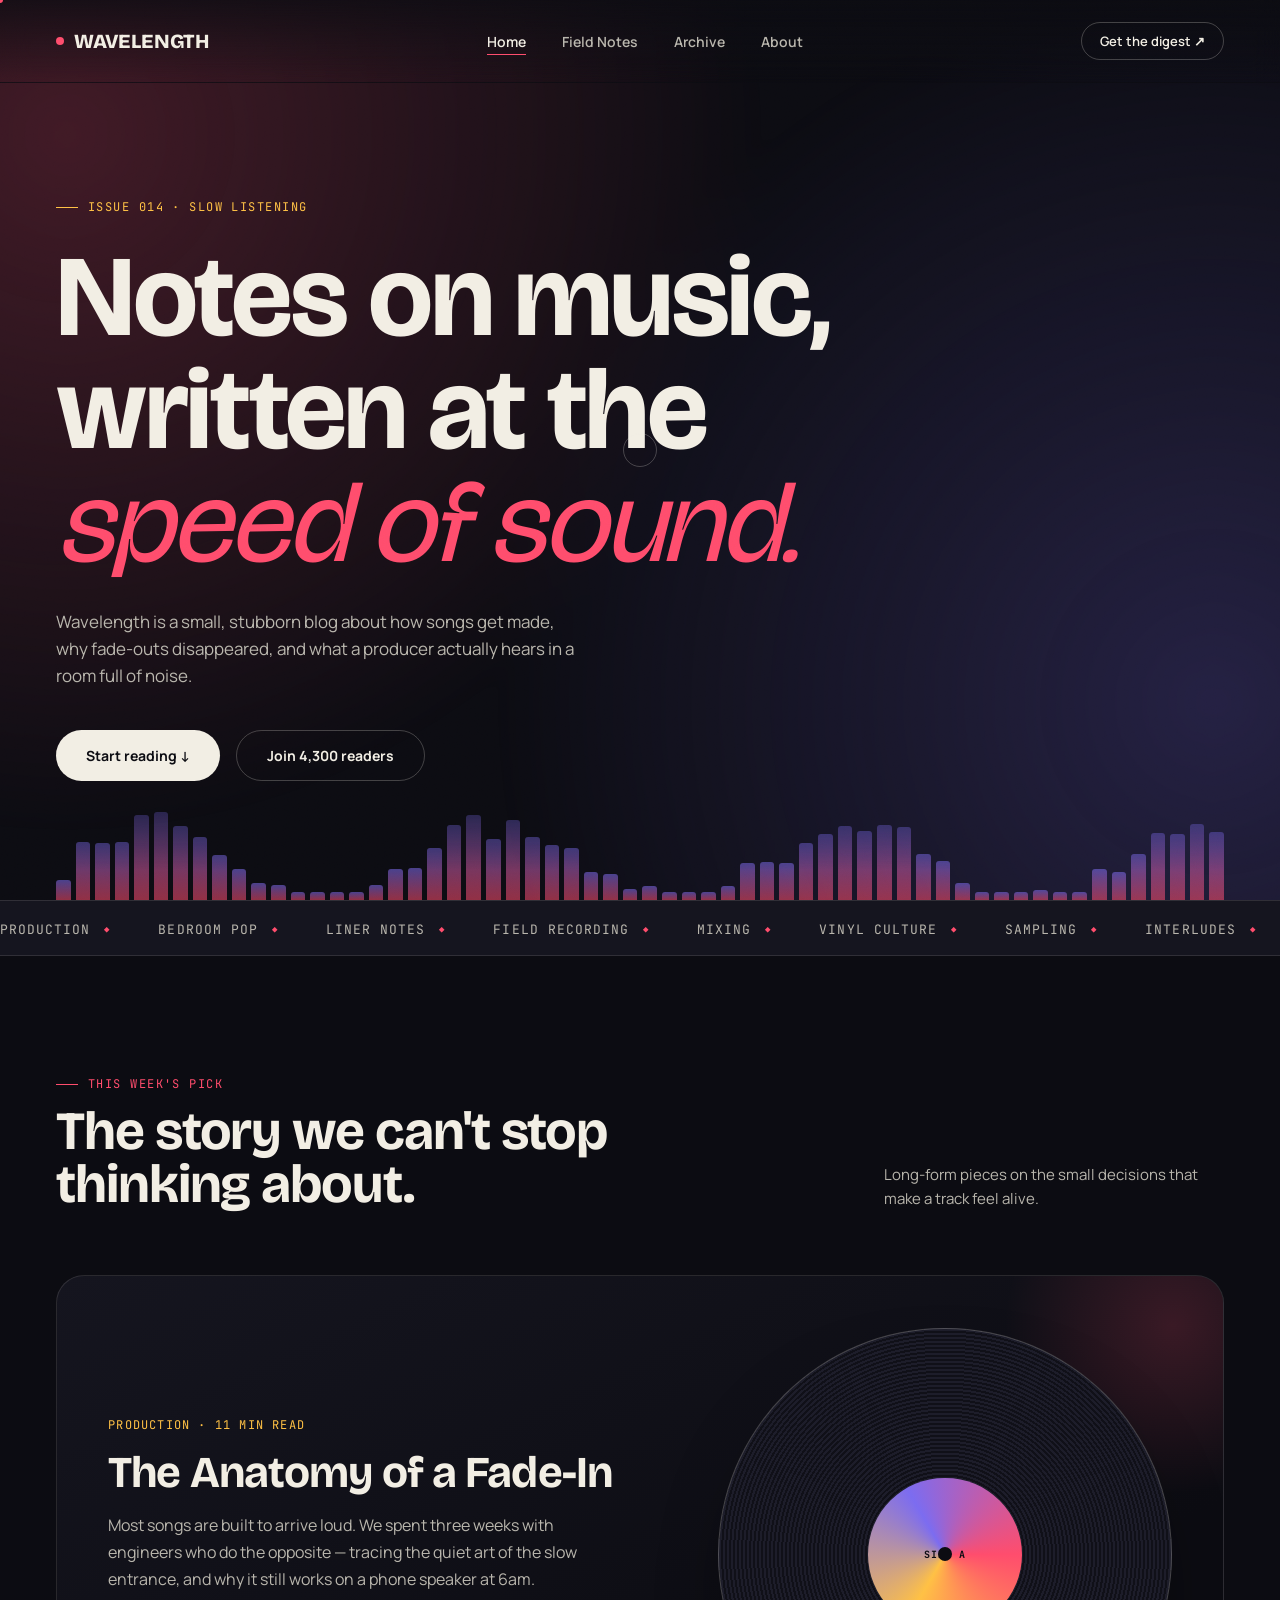
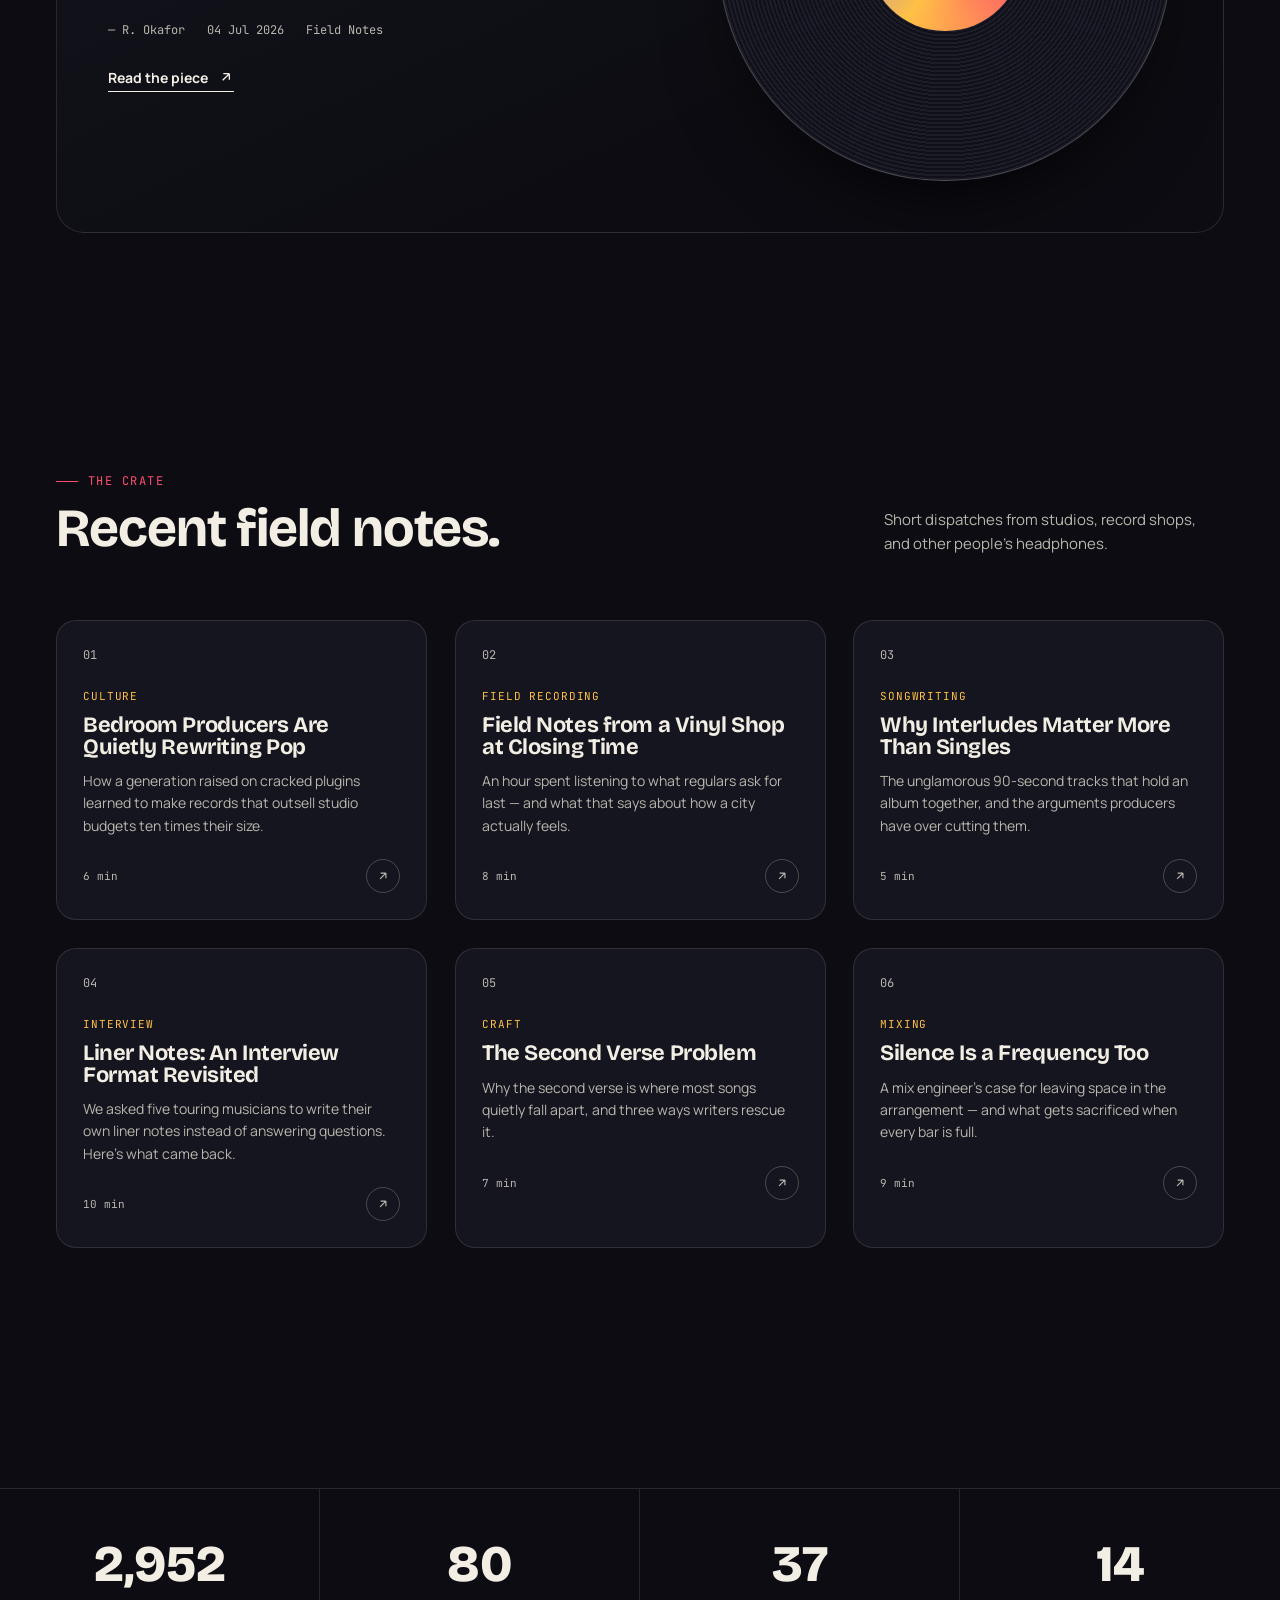
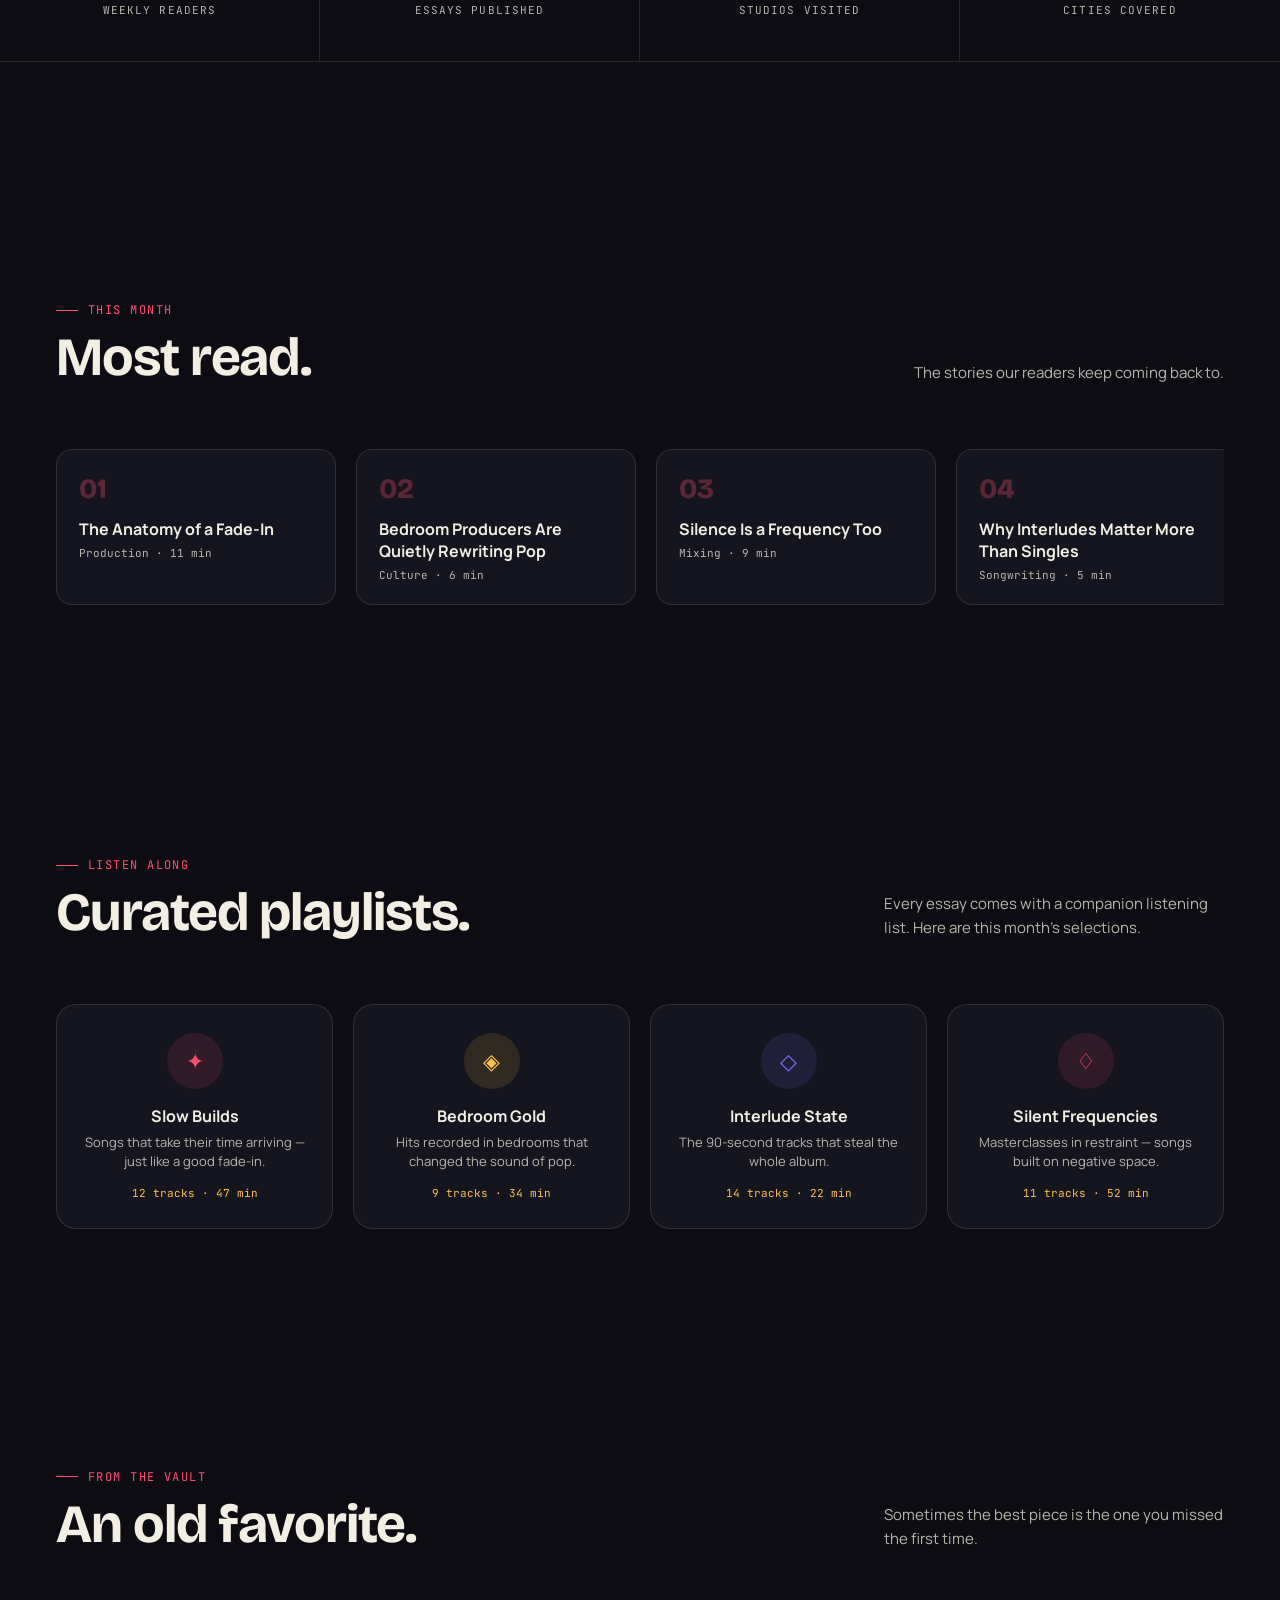
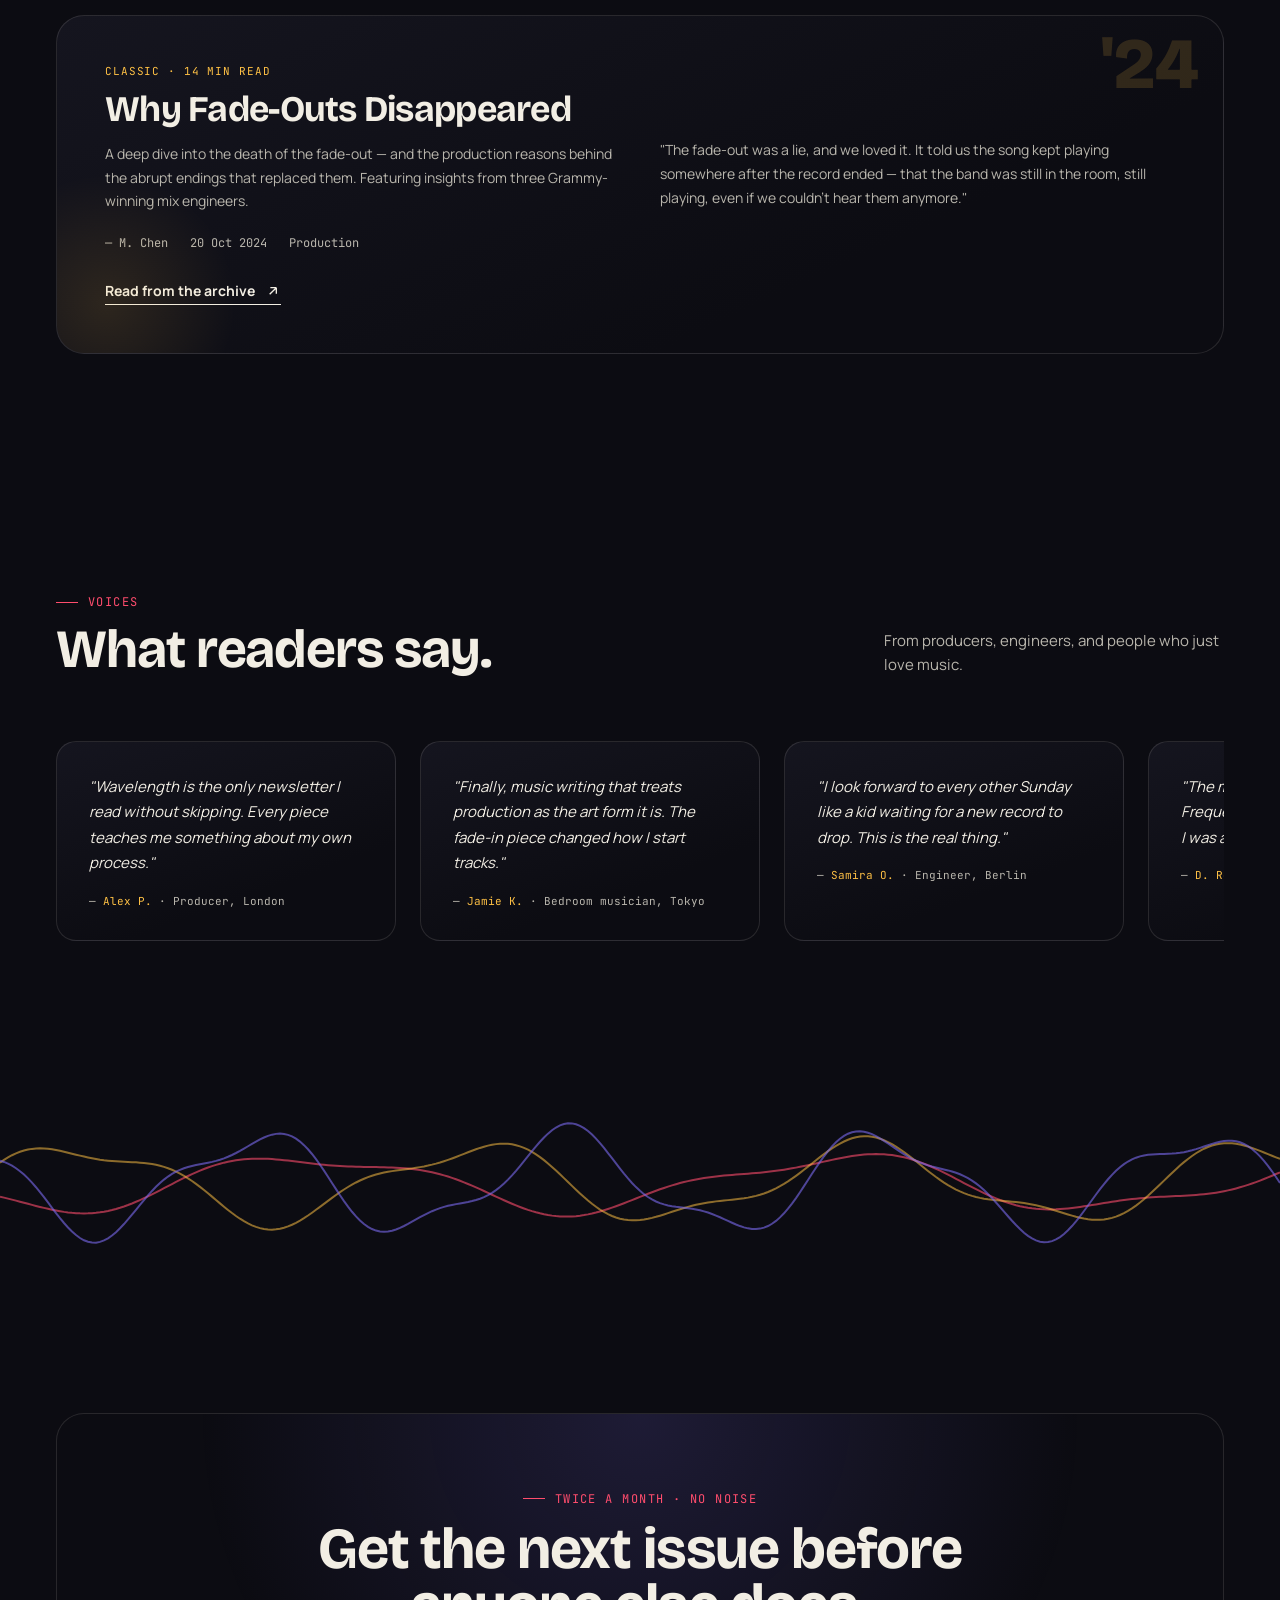
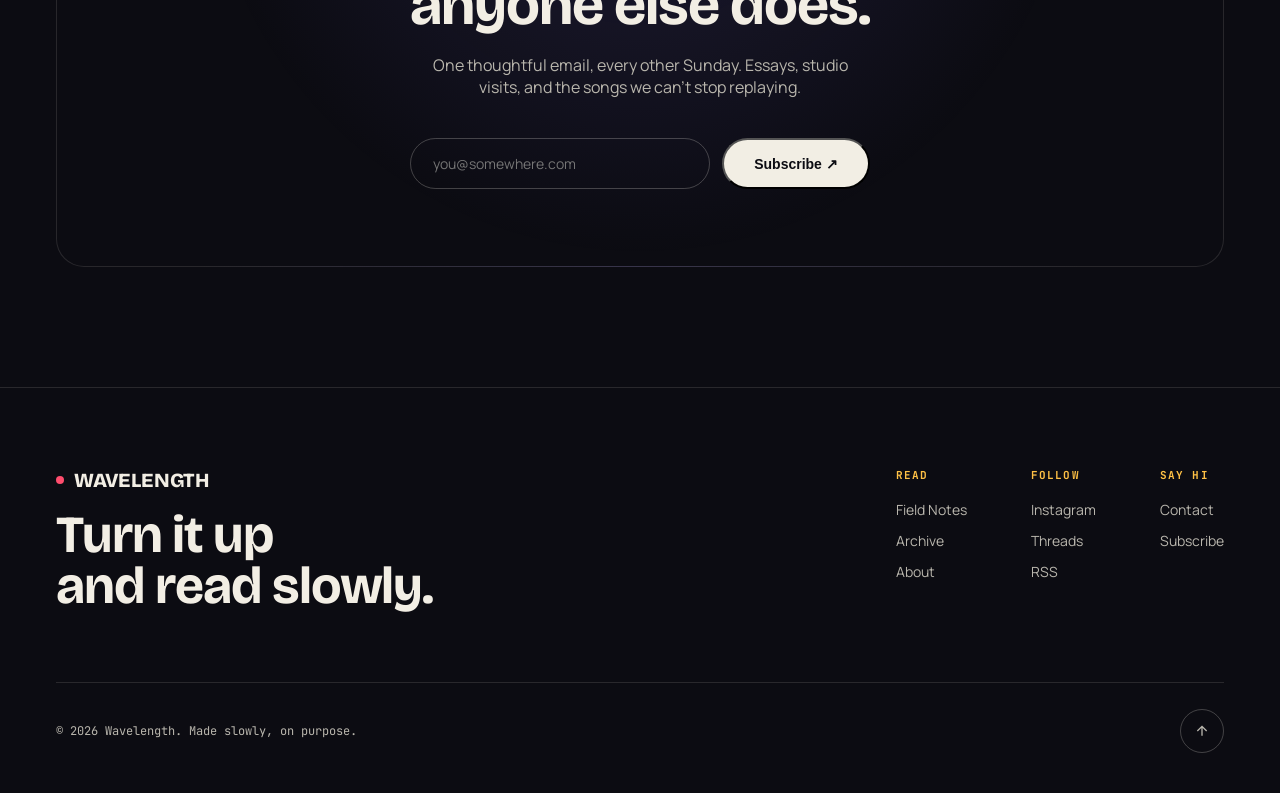
<file: index.html>
<!DOCTYPE html>
<html lang="en">

<head>
    <meta charset="UTF-8">
    <meta name="viewport" content="width=device-width, initial-scale=1.0">
    <title>Wavelength — Notes on Music, Made Slowly</title>
    <link rel="preconnect" href="https://fonts.googleapis.com">
    <link rel="preconnect" href="https://fonts.gstatic.com" crossorigin>
    <link
        href="https://fonts.googleapis.com/css2?family=Bricolage+Grotesque:opsz,wght@12..96,400..800&family=Manrope:wght@400;500;600;700&family=JetBrains+Mono:wght@400;500&display=swap"
        rel="stylesheet">
    <link rel="stylesheet" href="css/style.css">
</head>

<body>

    <div class="grain"></div>
    <div id="progress"></div>
    <div class="cursor-dot" id="cdot"></div>
    <div class="cursor-ring" id="cring"></div>

    <div id="preloader">
        <div class="pre-word" id="preWord"></div>
        <div class="pre-bars"><i></i><i></i><i></i><i></i><i></i></div>
    </div>

    <header id="siteHeader">
        <a href="index.html" class="logo"><span class="dot"></span> WAVELENGTH</a>
        <nav class="navlinks">
            <ul>
                <li><a href="index.html" class="active" data-hover>Home</a></li>
                <li><a href="field-notes.html" data-hover>Field Notes</a></li>
                <li><a href="archive.html" data-hover>Archive</a></li>
                <li><a href="about.html" data-hover>About</a></li>
            </ul>
        </nav>
        <a href="contact.html" class="nav-cta" data-hover-big>Get the digest ↗</a>
    </header>

    <section class="hero">
        <div class="eyebrow">Issue 014 · Slow listening</div>
        <h1>
            <span class="line"><span style="animation-delay:.15s">Notes on music,</span></span>
            <span class="line"><span style="animation-delay:.28s">written at the</span></span>
            <span class="line"><span class="accent" style="animation-delay:.41s">speed of sound.</span></span>
        </h1>
        <p class="sub">Wavelength is a small, stubborn blog about how songs get made, why fade-outs disappeared, and
            what a producer actually hears in a room full of noise.</p>
        <div class="hero-actions">
            <a href="field-notes.html" class="btn btn-primary" data-hover-big><span class="fill"></span><span class="txt">Start
                    reading ↓</span></a>
            <a href="contact.html" class="btn btn-ghost" data-hover>Join 4,300 readers</a>
        </div>
        <div class="hero-waveform" id="heroWave"></div>
    </section>

    <div class="marquee-wrap">
        <div class="marquee" id="marquee">
            <span>Production</span><span>Bedroom Pop</span><span>Liner Notes</span><span>Field
                Recording</span><span>Mixing</span><span>Vinyl
                Culture</span><span>Sampling</span><span>Interludes</span>
            <span>Production</span><span>Bedroom Pop</span><span>Liner Notes</span><span>Field
                Recording</span><span>Mixing</span><span>Vinyl
                Culture</span><span>Sampling</span><span>Interludes</span>
        </div>
    </div>

    <section id="work">
        <div class="section-head reveal">
            <div>
                <span class="section-tag">This week's pick</span>
                <h2>The story we can't stop thinking about.</h2>
            </div>
            <p>Long-form pieces on the small decisions that make a track feel alive.</p>
        </div>

        <div class="featured reveal">
            <div>
                <span class="featured-tag">Production · 11 min read</span>
                <h3>The Anatomy of a Fade-In</h3>
                <p>Most songs are built to arrive loud. We spent three weeks with engineers who do the opposite —
                    tracing the quiet art of the slow entrance, and why it still works on a phone speaker at 6am.</p>
                <div class="meta-row">
                    <span>— R. Okafor</span>
                    <span>04 Jul 2026</span>
                    <span>Field Notes</span>
                </div>
                <a href="field-notes.html" class="read-link" data-hover>Read the piece
                    <svg width="16" height="16" viewBox="0 0 24 24" fill="none" stroke="currentColor" stroke-width="2">
                        <path d="M7 17L17 7M17 7H8M17 7V16" />
                    </svg>
                </a>
            </div>
            <div class="vinyl">
                <div class="vinyl-label">SIDE&nbsp;A</div>
            </div>
        </div>
    </section>

    <section>
        <div class="section-head reveal">
            <div>
                <span class="section-tag">The crate</span>
                <h2>Recent field notes.</h2>
            </div>
            <p>Short dispatches from studios, record shops, and other people's headphones.</p>
        </div>

        <div class="crate reveal-stagger">
            <article class="card" data-hover>
                <div class="card-top"><span class="card-num">01</span>
                    <div class="mini-bars"><i></i><i></i><i></i></div>
                </div>
                <span class="card-cat">Culture</span>
                <h3>Bedroom Producers Are Quietly Rewriting Pop</h3>
                <p>How a generation raised on cracked plugins learned to make records that outsell studio budgets ten
                    times their size.</p>
                <div class="card-foot"><span>6 min</span>
                    <div class="card-arrow"><svg width="14" height="14" viewBox="0 0 24 24" fill="none"
                            stroke="currentColor" stroke-width="2">
                            <path d="M7 17L17 7M17 7H8M17 7V16" />
                        </svg></div>
                </div>
            </article>

            <article class="card" data-hover>
                <div class="card-top"><span class="card-num">02</span>
                    <div class="mini-bars"><i></i><i></i><i></i></div>
                </div>
                <span class="card-cat">Field Recording</span>
                <h3>Field Notes from a Vinyl Shop at Closing Time</h3>
                <p>An hour spent listening to what regulars ask for last — and what that says about how a city actually
                    feels.</p>
                <div class="card-foot"><span>8 min</span>
                    <div class="card-arrow"><svg width="14" height="14" viewBox="0 0 24 24" fill="none"
                            stroke="currentColor" stroke-width="2">
                            <path d="M7 17L17 7M17 7H8M17 7V16" />
                        </svg></div>
                </div>
            </article>

            <article class="card" data-hover>
                <div class="card-top"><span class="card-num">03</span>
                    <div class="mini-bars"><i></i><i></i><i></i></div>
                </div>
                <span class="card-cat">Songwriting</span>
                <h3>Why Interludes Matter More Than Singles</h3>
                <p>The unglamorous 90-second tracks that hold an album together, and the arguments producers have over
                    cutting them.</p>
                <div class="card-foot"><span>5 min</span>
                    <div class="card-arrow"><svg width="14" height="14" viewBox="0 0 24 24" fill="none"
                            stroke="currentColor" stroke-width="2">
                            <path d="M7 17L17 7M17 7H8M17 7V16" />
                        </svg></div>
                </div>
            </article>

            <article class="card" data-hover>
                <div class="card-top"><span class="card-num">04</span>
                    <div class="mini-bars"><i></i><i></i><i></i></div>
                </div>
                <span class="card-cat">Interview</span>
                <h3>Liner Notes: An Interview Format Revisited</h3>
                <p>We asked five touring musicians to write their own liner notes instead of answering questions. Here's
                    what came back.</p>
                <div class="card-foot"><span>10 min</span>
                    <div class="card-arrow"><svg width="14" height="14" viewBox="0 0 24 24" fill="none"
                            stroke="currentColor" stroke-width="2">
                            <path d="M7 17L17 7M17 7H8M17 7V16" />
                        </svg></div>
                </div>
            </article>

            <article class="card" data-hover>
                <div class="card-top"><span class="card-num">05</span>
                    <div class="mini-bars"><i></i><i></i><i></i></div>
                </div>
                <span class="card-cat">Craft</span>
                <h3>The Second Verse Problem</h3>
                <p>Why the second verse is where most songs quietly fall apart, and three ways writers rescue it.</p>
                <div class="card-foot"><span>7 min</span>
                    <div class="card-arrow"><svg width="14" height="14" viewBox="0 0 24 24" fill="none"
                            stroke="currentColor" stroke-width="2">
                            <path d="M7 17L17 7M17 7H8M17 7V16" />
                        </svg></div>
                </div>
            </article>

            <article class="card" data-hover>
                <div class="card-top"><span class="card-num">06</span>
                    <div class="mini-bars"><i></i><i></i><i></i></div>
                </div>
                <span class="card-cat">Mixing</span>
                <h3>Silence Is a Frequency Too</h3>
                <p>A mix engineer's case for leaving space in the arrangement — and what gets sacrificed when every bar
                    is full.</p>
                <div class="card-foot"><span>9 min</span>
                    <div class="card-arrow"><svg width="14" height="14" viewBox="0 0 24 24" fill="none"
                            stroke="currentColor" stroke-width="2">
                            <path d="M7 17L17 7M17 7H8M17 7V16" />
                        </svg></div>
                </div>
            </article>
        </div>
    </section>

    <section id="numbers" style="padding-left:0; padding-right:0;">
        <div class="stats reveal">
            <div class="stat">
                <div class="num" data-count="4300">0</div>
                <div class="lbl">Weekly readers</div>
            </div>
            <div class="stat">
                <div class="num" data-count="128">0</div>
                <div class="lbl">Essays published</div>
            </div>
            <div class="stat">
                <div class="num" data-count="37">0</div>
                <div class="lbl">Studios visited</div>
            </div>
            <div class="stat">
                <div class="num" data-count="14">0</div>
                <div class="lbl">Cities covered</div>
            </div>
        </div>
    </section>

    <section>
        <div class="section-head reveal">
            <div>
                <span class="section-tag">This month</span>
                <h2>Most read.</h2>
            </div>
            <p>The stories our readers keep coming back to.</p>
        </div>
        <div class="popular-strip reveal">
            <div class="mini-card" data-hover>
                <div class="rank">01</div>
                <h4>The Anatomy of a Fade-In</h4>
                <div class="meta">Production · 11 min</div>
            </div>
            <div class="mini-card" data-hover>
                <div class="rank">02</div>
                <h4>Bedroom Producers Are Quietly Rewriting Pop</h4>
                <div class="meta">Culture · 6 min</div>
            </div>
            <div class="mini-card" data-hover>
                <div class="rank">03</div>
                <h4>Silence Is a Frequency Too</h4>
                <div class="meta">Mixing · 9 min</div>
            </div>
            <div class="mini-card" data-hover>
                <div class="rank">04</div>
                <h4>Why Interludes Matter More Than Singles</h4>
                <div class="meta">Songwriting · 5 min</div>
            </div>
            <div class="mini-card" data-hover>
                <div class="rank">05</div>
                <h4>The Second Verse Problem</h4>
                <div class="meta">Craft · 7 min</div>
            </div>
        </div>
    </section>

    <section>
        <div class="section-head reveal">
            <div>
                <span class="section-tag">Listen along</span>
                <h2>Curated playlists.</h2>
            </div>
            <p>Every essay comes with a companion listening list. Here are this month's selections.</p>
        </div>
        <div class="playlist-grid reveal-stagger">
            <div class="playlist-card" data-hover>
                <div class="icon-wrap" style="background:rgba(255,77,109,0.12);color:var(--pulse);">✦</div>
                <h4>Slow Builds</h4>
                <p>Songs that take their time arriving — just like a good fade-in.</p>
                <span class="track-count">12 tracks · 47 min</span>
            </div>
            <div class="playlist-card" data-hover>
                <div class="icon-wrap" style="background:rgba(255,193,69,0.12);color:var(--amber);">◈</div>
                <h4>Bedroom Gold</h4>
                <p>Hits recorded in bedrooms that changed the sound of pop.</p>
                <span class="track-count">9 tracks · 34 min</span>
            </div>
            <div class="playlist-card" data-hover>
                <div class="icon-wrap" style="background:rgba(124,108,240,0.12);color:var(--violet);">◇</div>
                <h4>Interlude State</h4>
                <p>The 90-second tracks that steal the whole album.</p>
                <span class="track-count">14 tracks · 22 min</span>
            </div>
            <div class="playlist-card" data-hover>
                <div class="icon-wrap" style="background:rgba(255,77,109,0.12);color:var(--pulse);">♢</div>
                <h4>Silent Frequencies</h4>
                <p>Masterclasses in restraint — songs built on negative space.</p>
                <span class="track-count">11 tracks · 52 min</span>
            </div>
        </div>
    </section>

    <section>
        <div class="section-head reveal">
            <div>
                <span class="section-tag">From the vault</span>
                <h2>An old favorite.</h2>
            </div>
            <p>Sometimes the best piece is the one you missed the first time.</p>
        </div>
        <div class="archive-pick reveal">
            <div class="year-badge">'24</div>
            <div>
                <span class="pick-tag">Classic · 14 min read</span>
                <h3>Why Fade-Outs Disappeared</h3>
                <p>A deep dive into the death of the fade-out — and the production reasons behind the abrupt endings that replaced them. Featuring insights from three Grammy-winning mix engineers.</p>
                <div class="meta-row">
                    <span>— M. Chen</span>
                    <span>20 Oct 2024</span>
                    <span>Production</span>
                </div>
                <a href="field-notes.html" class="read-link" data-hover>Read from the archive
                    <svg width="16" height="16" viewBox="0 0 24 24" fill="none" stroke="currentColor" stroke-width="2"><path d="M7 17L17 7M17 7H8M17 7V16"/></svg>
                </a>
            </div>
            <div>
                <p style="color:var(--bone-dim);line-height:1.7;font-size:14px;">"The fade-out was a lie, and we loved it. It told us the song kept playing somewhere after the record ended — that the band was still in the room, still playing, even if we couldn't hear them anymore."</p>
            </div>
        </div>
    </section>

    <section>
        <div class="section-head reveal">
            <div>
                <span class="section-tag">Voices</span>
                <h2>What readers say.</h2>
            </div>
            <p>From producers, engineers, and people who just love music.</p>
        </div>
        <div class="quote-strip reveal">
            <div class="quote-card">
                <blockquote>"Wavelength is the only newsletter I read without skipping. Every piece teaches me something about my own process."</blockquote>
                <div class="attribution">— <span>Alex P.</span> · Producer, London</div>
            </div>
            <div class="quote-card">
                <blockquote>"Finally, music writing that treats production as the art form it is. The fade-in piece changed how I start tracks."</blockquote>
                <div class="attribution">— <span>Jamie K.</span> · Bedroom musician, Tokyo</div>
            </div>
            <div class="quote-card">
                <blockquote>"I look forward to every other Sunday like a kid waiting for a new record to drop. This is the real thing."</blockquote>
                <div class="attribution">— <span>Samira O.</span> · Engineer, Berlin</div>
            </div>
            <div class="quote-card">
                <blockquote>"The mix advice in Silence Is a Frequency Too literally saved a session I was about to scrap."</blockquote>
                <div class="attribution">— <span>D. Reyes</span> · Producer, Los Angeles</div>
            </div>
        </div>
    </section>

    <div class="wave-divider"><canvas id="waveCanvas"></canvas></div>

    <section id="letter">
        <div class="letter reveal">
            <span class="section-tag" style="justify-content:center;">Twice a month · No noise</span>
            <h2>Get the next issue before anyone else does.</h2>
            <p>One thoughtful email, every other Sunday. Essays, studio visits, and the songs we can't stop replaying.
            </p>
            <form class="letter-form" id="subForm">
                <input type="email" placeholder="you@somewhere.com" required id="subEmail">
                <button type="submit" class="btn btn-primary magnetic" data-hover-big><span class="fill"></span><span
                        class="txt">Subscribe ↗</span></button>
            </form>
            <p class="letter-note hidden" id="subNote">You're on the list. First issue lands Sunday.</p>
        </div>
    </section>

    <footer>
        <div class="foot-top">
            <div class="foot-brand">
                <a href="index.html" class="logo" style="margin-bottom:18px;"><span class="dot"></span> WAVELENGTH</a>
                <h3>Turn it up<br>and read slowly.</h3>
            </div>
            <div class="foot-cols">
                <div class="foot-col">
                    <h4>Read</h4>
                    <a href="field-notes.html" data-hover>Field Notes</a>
                    <a href="archive.html" data-hover>Archive</a>
                    <a href="about.html" data-hover>About</a>
                </div>
                <div class="foot-col">
                    <h4>Follow</h4>
                    <a href="#" data-hover>Instagram</a>
                    <a href="#" data-hover>Threads</a>
                    <a href="#" data-hover>RSS</a>
                </div>
                <div class="foot-col">
                    <h4>Say hi</h4>
                    <a href="contact.html" data-hover>Contact</a>
                    <a href="contact.html" data-hover>Subscribe</a>
                </div>
            </div>
        </div>
        <div class="foot-bottom">
            <span>© 2026 Wavelength. Made slowly, on purpose.</span>
            <a href="index.html" class="back-top" id="backTop" aria-label="Back to top">
                <svg width="16" height="16" viewBox="0 0 24 24" fill="none" stroke="currentColor" stroke-width="2">
                    <path d="M12 19V5M5 12l7-7 7 7" />
                </svg>
            </a>
        </div>
    </footer>

    <script src="js/main.js"></script>
</body>

</html>
</file>
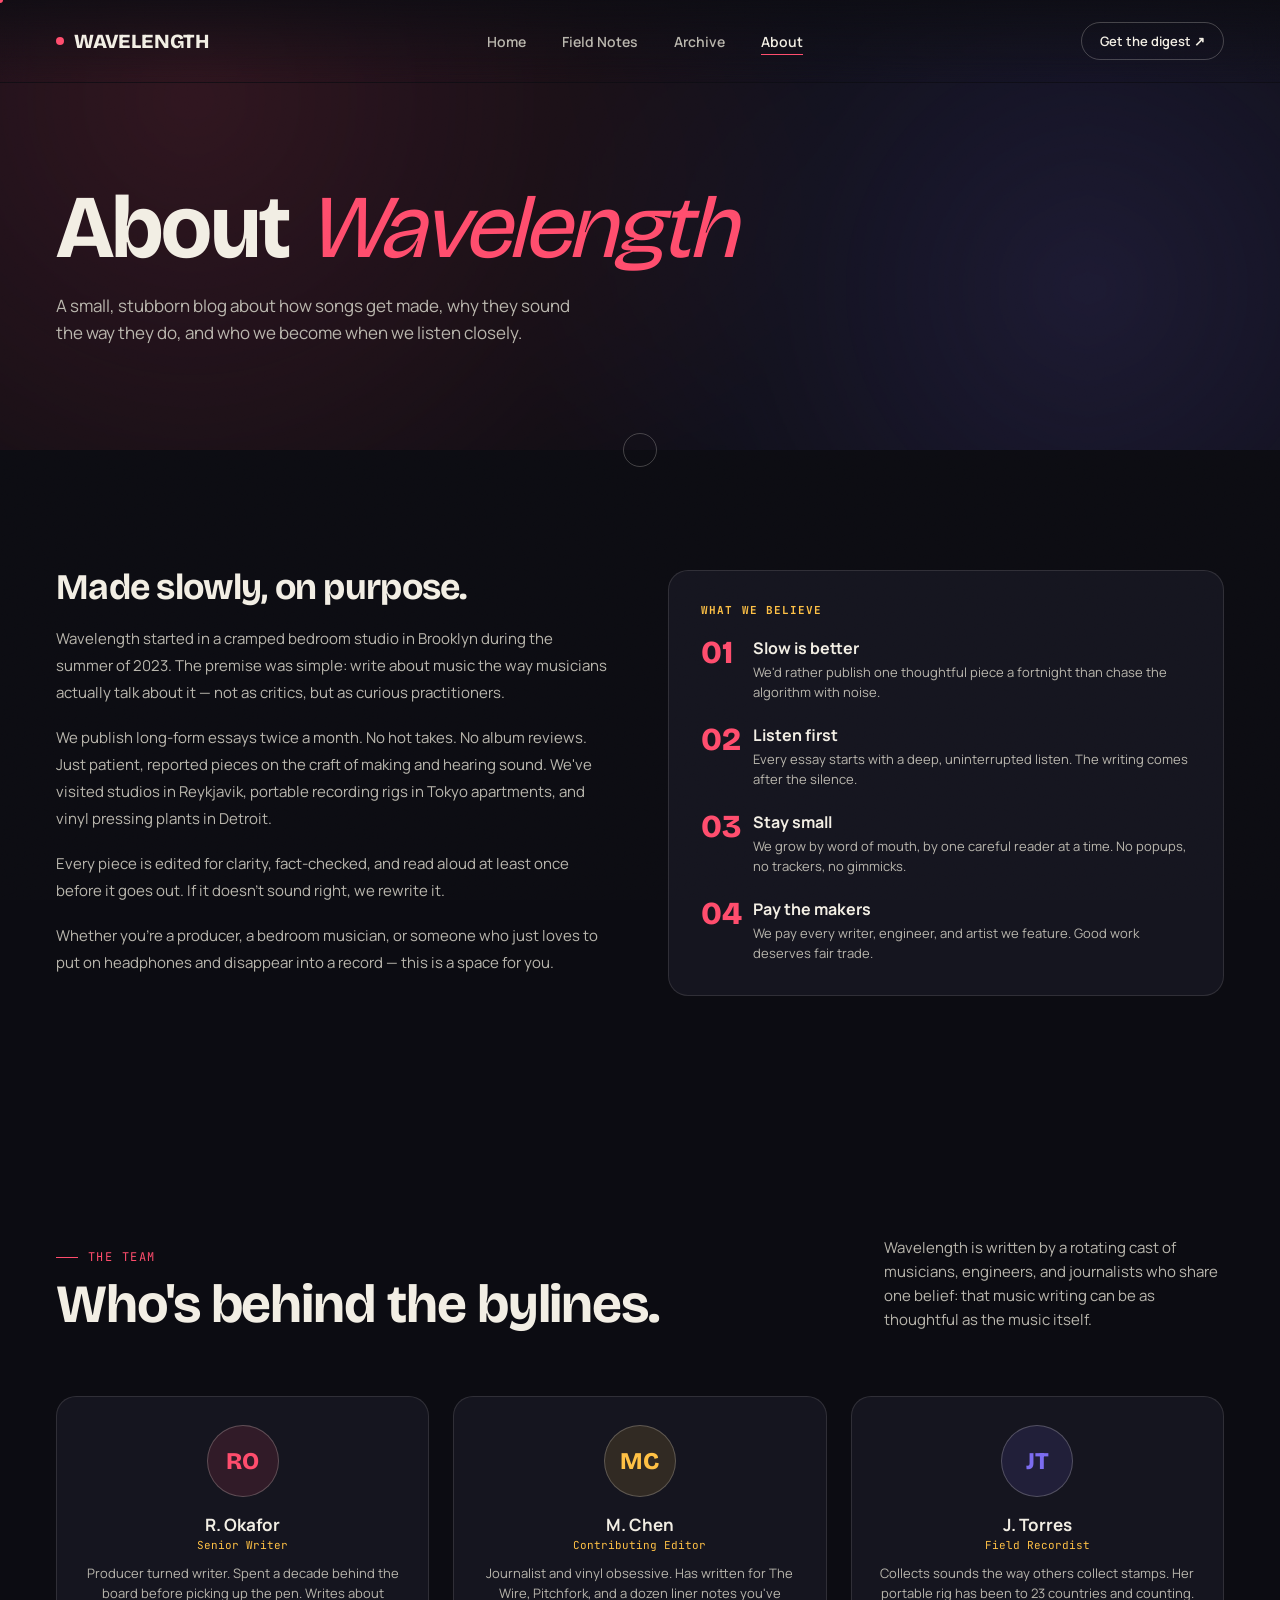
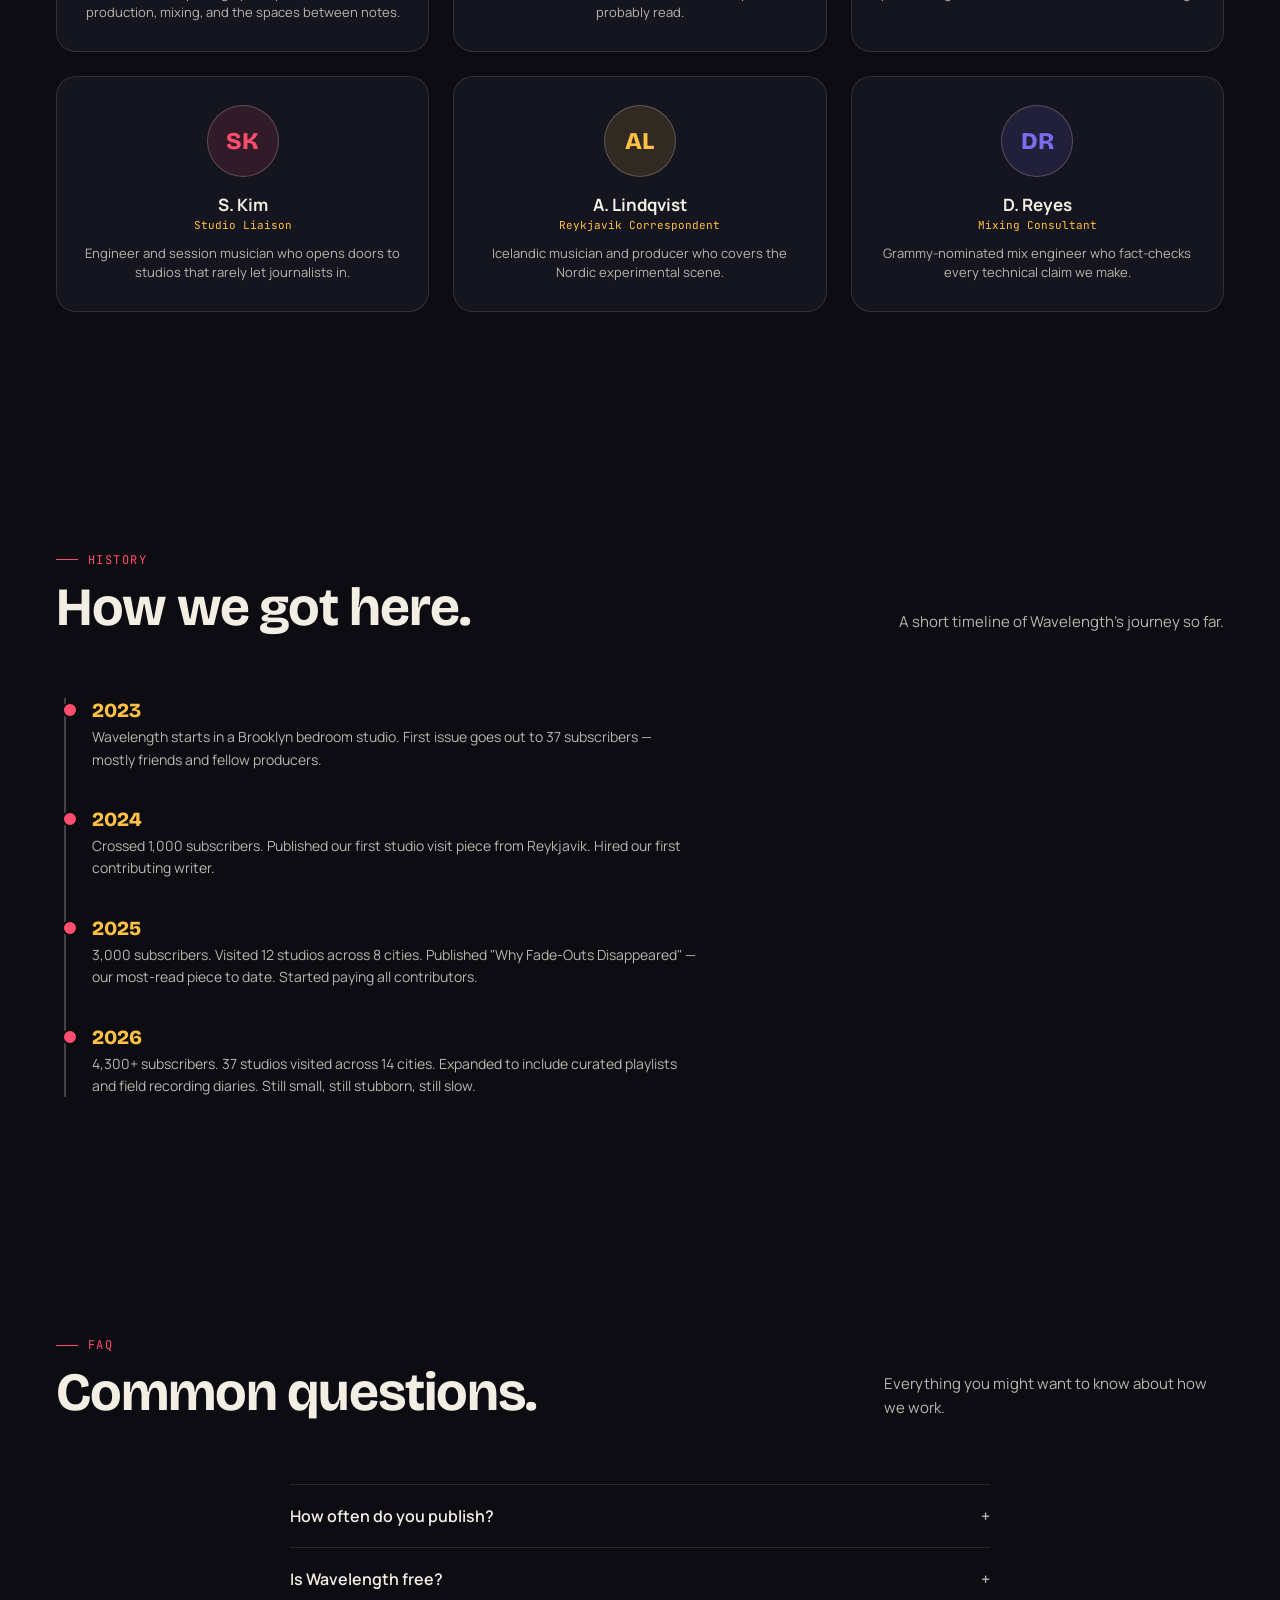
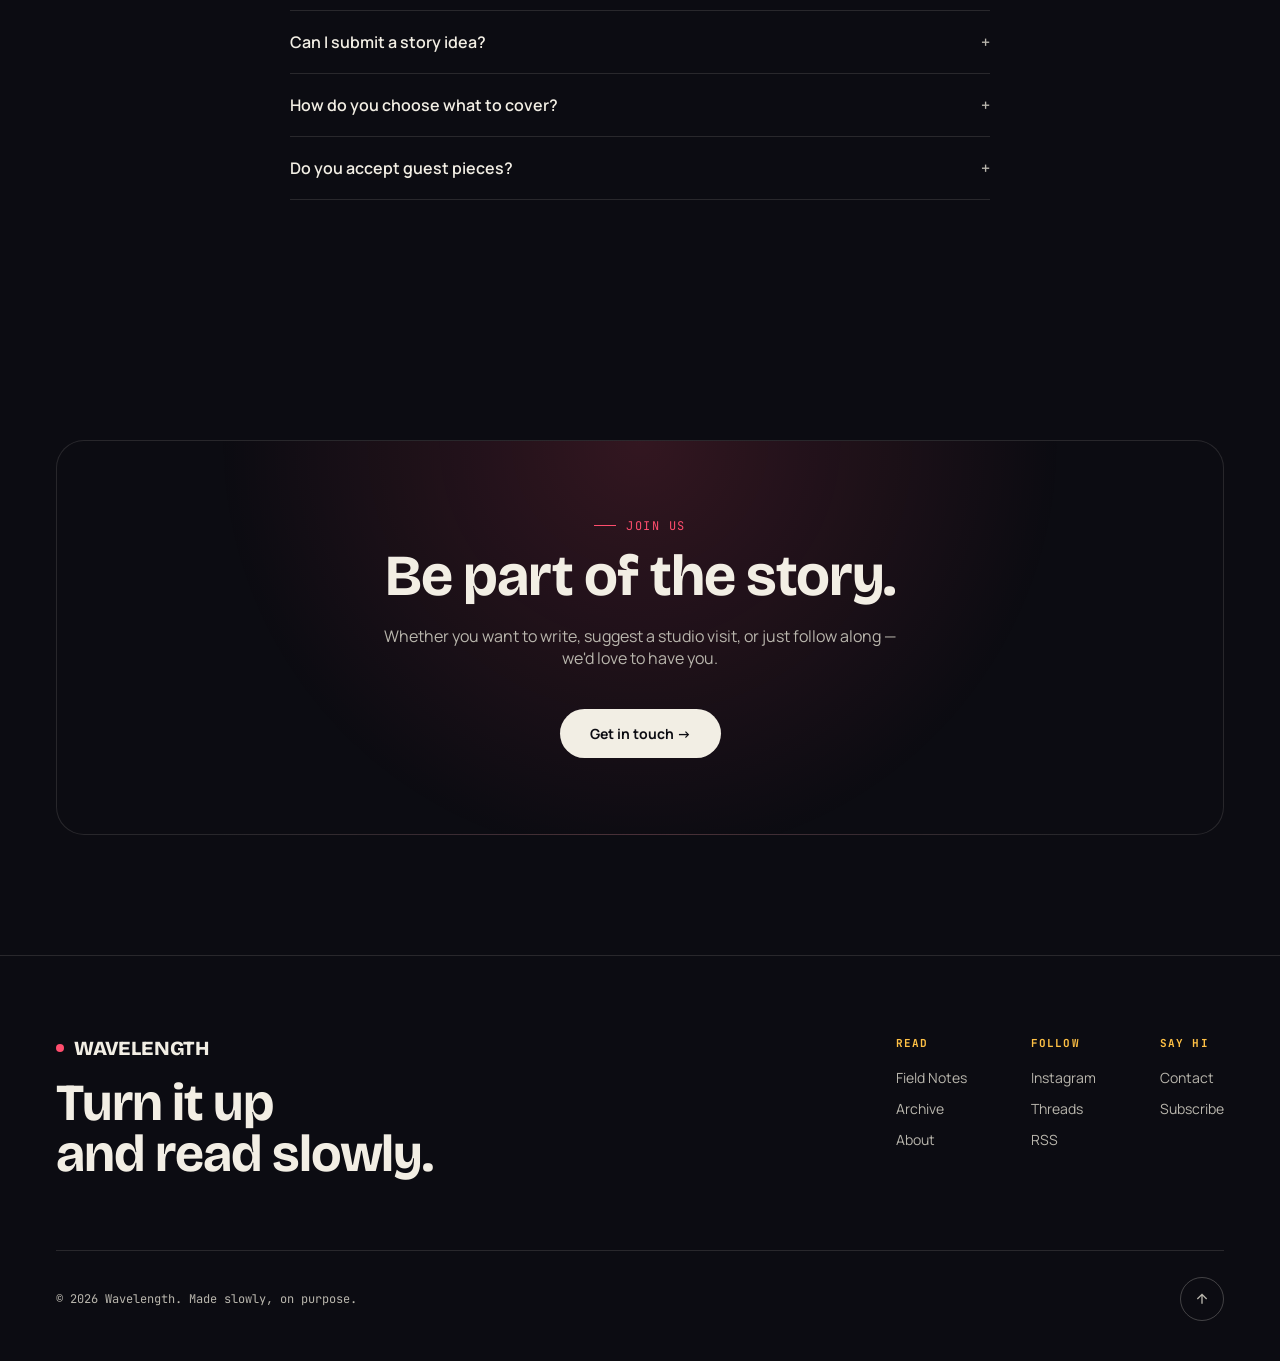
<file: about.html>
<!DOCTYPE html>
<html lang="en">

<head>
    <meta charset="UTF-8">
    <meta name="viewport" content="width=device-width, initial-scale=1.0">
    <title>About — Wavelength</title>
    <link rel="preconnect" href="https://fonts.googleapis.com">
    <link rel="preconnect" href="https://fonts.gstatic.com" crossorigin>
    <link
        href="https://fonts.googleapis.com/css2?family=Bricolage+Grotesque:opsz,wght@12..96,400..800&family=Manrope:wght@400;500;600;700&family=JetBrains+Mono:wght@400;500&display=swap"
        rel="stylesheet">
    <link rel="stylesheet" href="css/style.css">
</head>

<body>

    <div class="grain"></div>
    <div id="progress"></div>
    <div class="cursor-dot" id="cdot"></div>
    <div class="cursor-ring" id="cring"></div>

    <div id="preloader">
        <div class="pre-word" id="preWord"></div>
        <div class="pre-bars"><i></i><i></i><i></i><i></i><i></i></div>
    </div>

    <header id="siteHeader">
        <a href="index.html" class="logo"><span class="dot"></span> WAVELENGTH</a>
        <nav class="navlinks">
            <ul>
                <li><a href="index.html" data-hover>Home</a></li>
                <li><a href="field-notes.html" data-hover>Field Notes</a></li>
                <li><a href="archive.html" data-hover>Archive</a></li>
                <li><a href="about.html" class="active" data-hover>About</a></li>
            </ul>
        </nav>
        <a href="contact.html" class="nav-cta" data-hover-big>Get the digest ↗</a>
    </header>

    <div class="page-hero">
        <h1>About <span class="accent">Wavelength</span></h1>
        <p class="sub">A small, stubborn blog about how songs get made, why they sound the way they do, and who we become when we listen closely.</p>
    </div>

    <section>
        <div class="about-grid reveal">
            <div class="about-text">
                <h3>Made slowly, on purpose.</h3>
                <p>Wavelength started in a cramped bedroom studio in Brooklyn during the summer of 2023. The premise was simple: write about music the way musicians actually talk about it — not as critics, but as curious practitioners.</p>
                <p>We publish long-form essays twice a month. No hot takes. No album reviews. Just patient, reported pieces on the craft of making and hearing sound. We've visited studios in Reykjavik, portable recording rigs in Tokyo apartments, and vinyl pressing plants in Detroit.</p>
                <p>Every piece is edited for clarity, fact-checked, and read aloud at least once before it goes out. If it doesn't sound right, we rewrite it.</p>
                <p>Whether you're a producer, a bedroom musician, or someone who just loves to put on headphones and disappear into a record — this is a space for you.</p>
            </div>
            <div class="about-values">
                <h4>What we believe</h4>
                <div class="value-item">
                    <div class="value-num">01</div>
                    <div>
                        <h5>Slow is better</h5>
                        <p>We'd rather publish one thoughtful piece a fortnight than chase the algorithm with noise.</p>
                    </div>
                </div>
                <div class="value-item">
                    <div class="value-num">02</div>
                    <div>
                        <h5>Listen first</h5>
                        <p>Every essay starts with a deep, uninterrupted listen. The writing comes after the silence.</p>
                    </div>
                </div>
                <div class="value-item">
                    <div class="value-num">03</div>
                    <div>
                        <h5>Stay small</h5>
                        <p>We grow by word of mouth, by one careful reader at a time. No popups, no trackers, no gimmicks.</p>
                    </div>
                </div>
                <div class="value-item">
                    <div class="value-num">04</div>
                    <div>
                        <h5>Pay the makers</h5>
                        <p>We pay every writer, engineer, and artist we feature. Good work deserves fair trade.</p>
                    </div>
                </div>
            </div>
        </div>
    </section>

    <section>
        <div class="section-head reveal">
            <div>
                <span class="section-tag">The team</span>
                <h2>Who's behind the bylines.</h2>
            </div>
            <p>Wavelength is written by a rotating cast of musicians, engineers, and journalists who share one belief: that music writing can be as thoughtful as the music itself.</p>
        </div>
        <div class="team-grid reveal-stagger">
            <div class="team-card" data-hover>
                <div class="avatar" style="background:rgba(255,77,109,0.12);color:var(--pulse);">RO</div>
                <h4>R. Okafor</h4>
                <div class="role">Senior Writer</div>
                <p>Producer turned writer. Spent a decade behind the board before picking up the pen. Writes about production, mixing, and the spaces between notes.</p>
            </div>
            <div class="team-card" data-hover>
                <div class="avatar" style="background:rgba(255,193,69,0.12);color:var(--amber);">MC</div>
                <h4>M. Chen</h4>
                <div class="role">Contributing Editor</div>
                <p>Journalist and vinyl obsessive. Has written for The Wire, Pitchfork, and a dozen liner notes you've probably read.</p>
            </div>
            <div class="team-card" data-hover>
                <div class="avatar" style="background:rgba(124,108,240,0.12);color:var(--violet);">JT</div>
                <h4>J. Torres</h4>
                <div class="role">Field Recordist</div>
                <p>Collects sounds the way others collect stamps. Her portable rig has been to 23 countries and counting.</p>
            </div>
            <div class="team-card" data-hover>
                <div class="avatar" style="background:rgba(255,77,109,0.12);color:var(--pulse);">SK</div>
                <h4>S. Kim</h4>
                <div class="role">Studio Liaison</div>
                <p>Engineer and session musician who opens doors to studios that rarely let journalists in.</p>
            </div>
            <div class="team-card" data-hover>
                <div class="avatar" style="background:rgba(255,193,69,0.12);color:var(--amber);">AL</div>
                <h4>A. Lindqvist</h4>
                <div class="role">Reykjavik Correspondent</div>
                <p>Icelandic musician and producer who covers the Nordic experimental scene.</p>
            </div>
            <div class="team-card" data-hover>
                <div class="avatar" style="background:rgba(124,108,240,0.12);color:var(--violet);">DR</div>
                <h4>D. Reyes</h4>
                <div class="role">Mixing Consultant</div>
                <p>Grammy-nominated mix engineer who fact-checks every technical claim we make.</p>
            </div>
        </div>
    </section>

    <section>
        <div class="section-head reveal">
            <div>
                <span class="section-tag">History</span>
                <h2>How we got here.</h2>
            </div>
            <p>A short timeline of Wavelength's journey so far.</p>
        </div>
        <div class="timeline reveal">
            <div class="timeline-item">
                <div class="year">2023</div>
                <p>Wavelength starts in a Brooklyn bedroom studio. First issue goes out to 37 subscribers — mostly friends and fellow producers.</p>
            </div>
            <div class="timeline-item">
                <div class="year">2024</div>
                <p>Crossed 1,000 subscribers. Published our first studio visit piece from Reykjavik. Hired our first contributing writer.</p>
            </div>
            <div class="timeline-item">
                <div class="year">2025</div>
                <p>3,000 subscribers. Visited 12 studios across 8 cities. Published "Why Fade-Outs Disappeared" — our most-read piece to date. Started paying all contributors.</p>
            </div>
            <div class="timeline-item">
                <div class="year">2026</div>
                <p>4,300+ subscribers. 37 studios visited across 14 cities. Expanded to include curated playlists and field recording diaries. Still small, still stubborn, still slow.</p>
            </div>
        </div>
    </section>

    <section>
        <div class="section-head reveal">
            <div>
                <span class="section-tag">FAQ</span>
                <h2>Common questions.</h2>
            </div>
            <p>Everything you might want to know about how we work.</p>
        </div>
        <div class="faq-list reveal">
            <div class="faq-item">
                <button class="faq-question">How often do you publish? <span class="icon">+</span></button>
                <div class="faq-answer"><p>Twice a month, every other Sunday. No exceptions, no fillers. We'd rather skip a week than publish something we don't believe in.</p></div>
            </div>
            <div class="faq-item">
                <button class="faq-question">Is Wavelength free? <span class="icon">+</span></button>
                <div class="faq-answer"><p>Yes. Every essay is free to read, now and forever. We don't use paywalls, tracking pixels, or ad networks. If you'd like to support us, share a piece with a friend.</p></div>
            </div>
            <div class="faq-item">
                <button class="faq-question">Can I submit a story idea? <span class="icon">+</span></button>
                <div class="faq-answer"><p>Absolutely. We're always looking for pitches from musicians, engineers, and writers. Drop us a note on the <a href="contact.html" style="color:var(--pulse);text-decoration:underline;">contact page</a>.</p></div>
            </div>
            <div class="faq-item">
                <button class="faq-question">How do you choose what to cover? <span class="icon">+</span></button>
                <div class="faq-answer"><p>We look for stories that reveal something about how music is actually made — the small decisions, the happy accidents, the gear that changed everything. If it teaches us something, we publish it.</p></div>
            </div>
            <div class="faq-item">
                <button class="faq-question">Do you accept guest pieces? <span class="icon">+</span></button>
                <div class="faq-answer"><p>Yes. We publish guest essays from practicing musicians, producers, and engineers. The bar is high — but if you have a story only you can tell, we want to read it.</p></div>
            </div>
        </div>
    </section>

    <section>
        <div class="letter reveal" style="background: radial-gradient(circle at 50% 0%, rgba(255, 77, 109, 0.16), transparent 60%);">
            <span class="section-tag" style="justify-content:center;">Join us</span>
            <h2>Be part of the story.</h2>
            <p style="max-width:520px;">Whether you want to write, suggest a studio visit, or just follow along — we'd love to have you.</p>
            <a href="contact.html" class="btn btn-primary" data-hover-big style="display:inline-flex;"><span class="fill"></span><span class="txt">Get in touch →</span></a>
        </div>
    </section>

    <footer>
        <div class="foot-top">
            <div class="foot-brand">
                <a href="index.html" class="logo" style="margin-bottom:18px;"><span class="dot"></span> WAVELENGTH</a>
                <h3>Turn it up<br>and read slowly.</h3>
            </div>
            <div class="foot-cols">
                <div class="foot-col">
                    <h4>Read</h4>
                    <a href="field-notes.html" data-hover>Field Notes</a>
                    <a href="archive.html" data-hover>Archive</a>
                    <a href="about.html" data-hover>About</a>
                </div>
                <div class="foot-col">
                    <h4>Follow</h4>
                    <a href="#" data-hover>Instagram</a>
                    <a href="#" data-hover>Threads</a>
                    <a href="#" data-hover>RSS</a>
                </div>
                <div class="foot-col">
                    <h4>Say hi</h4>
                    <a href="contact.html" data-hover>Contact</a>
                    <a href="contact.html" data-hover>Subscribe</a>
                </div>
            </div>
        </div>
        <div class="foot-bottom">
            <span>© 2026 Wavelength. Made slowly, on purpose.</span>
            <a href="index.html" class="back-top" id="backTop" aria-label="Back to top">
                <svg width="16" height="16" viewBox="0 0 24 24" fill="none" stroke="currentColor" stroke-width="2"><path d="M12 19V5M5 12l7-7 7 7"/></svg>
            </a>
        </div>
    </footer>

    <script src="js/main.js"></script>
</body>

</html>
</file>
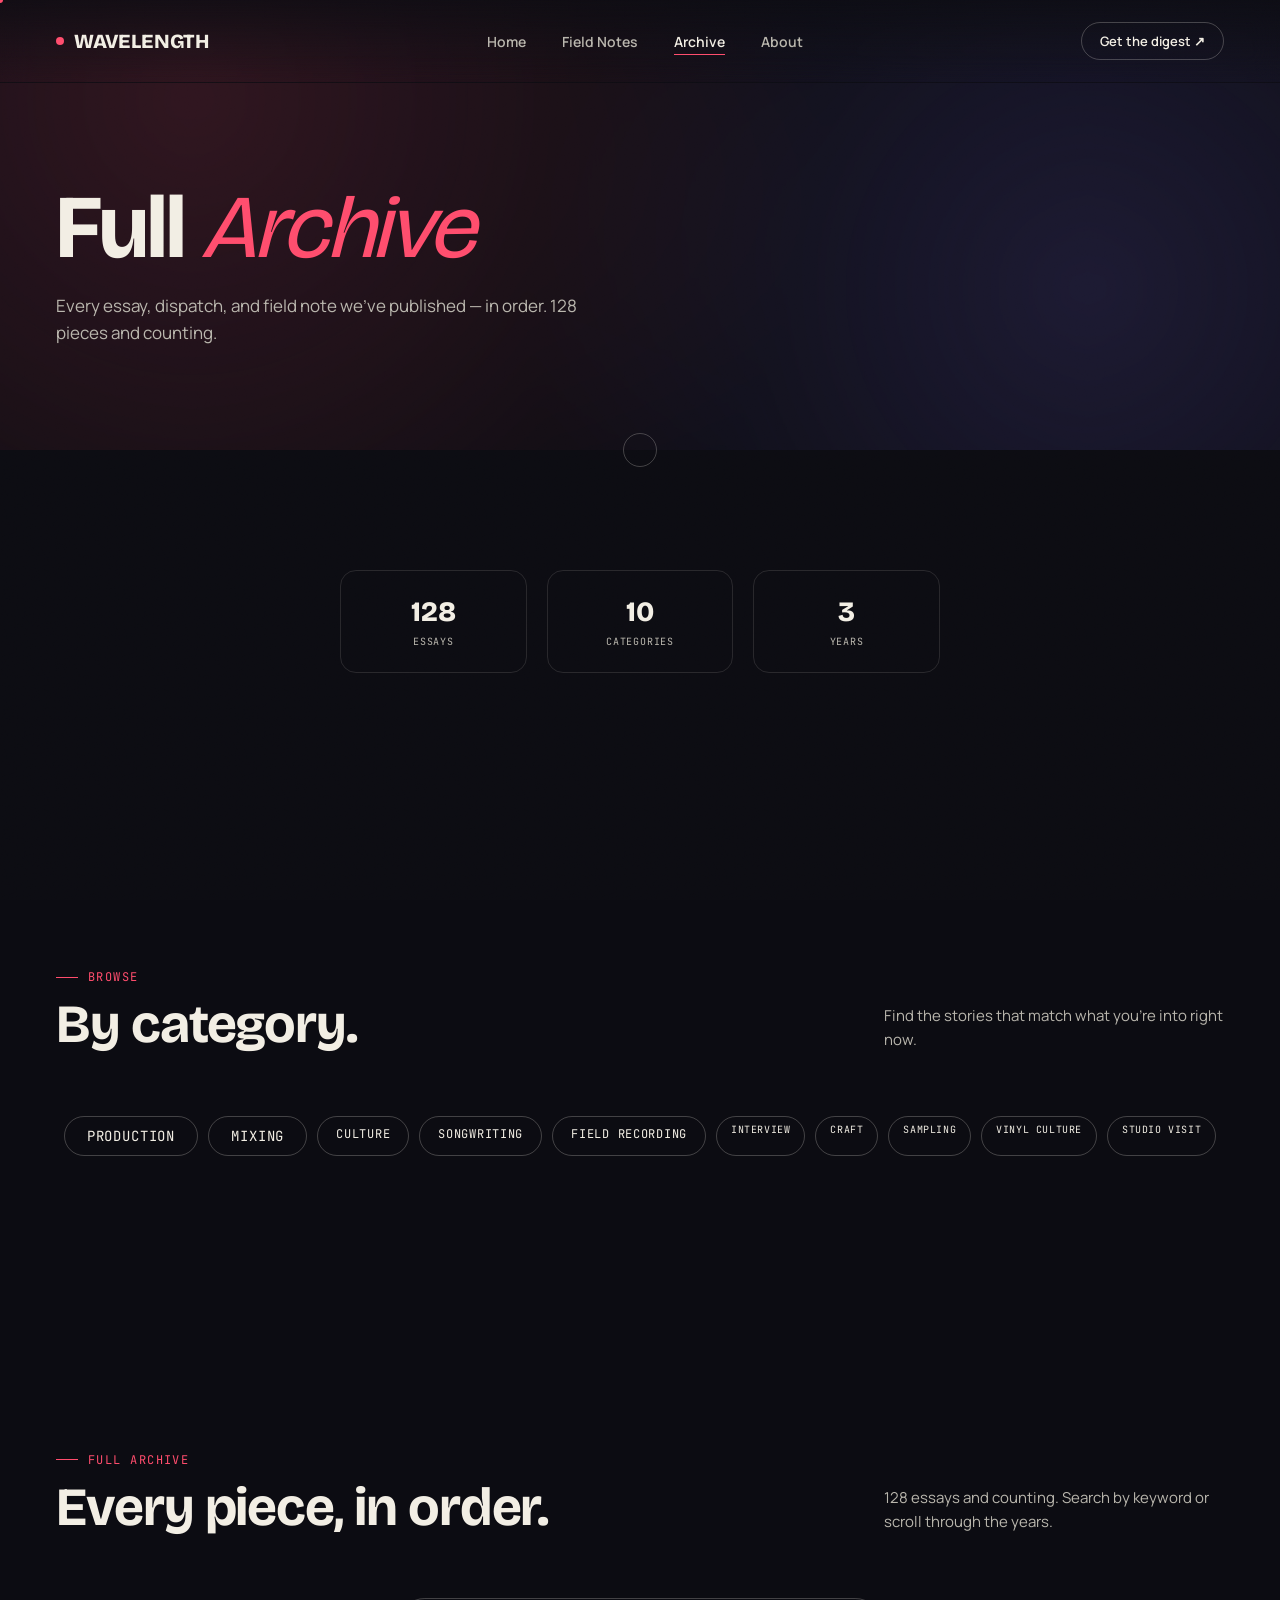
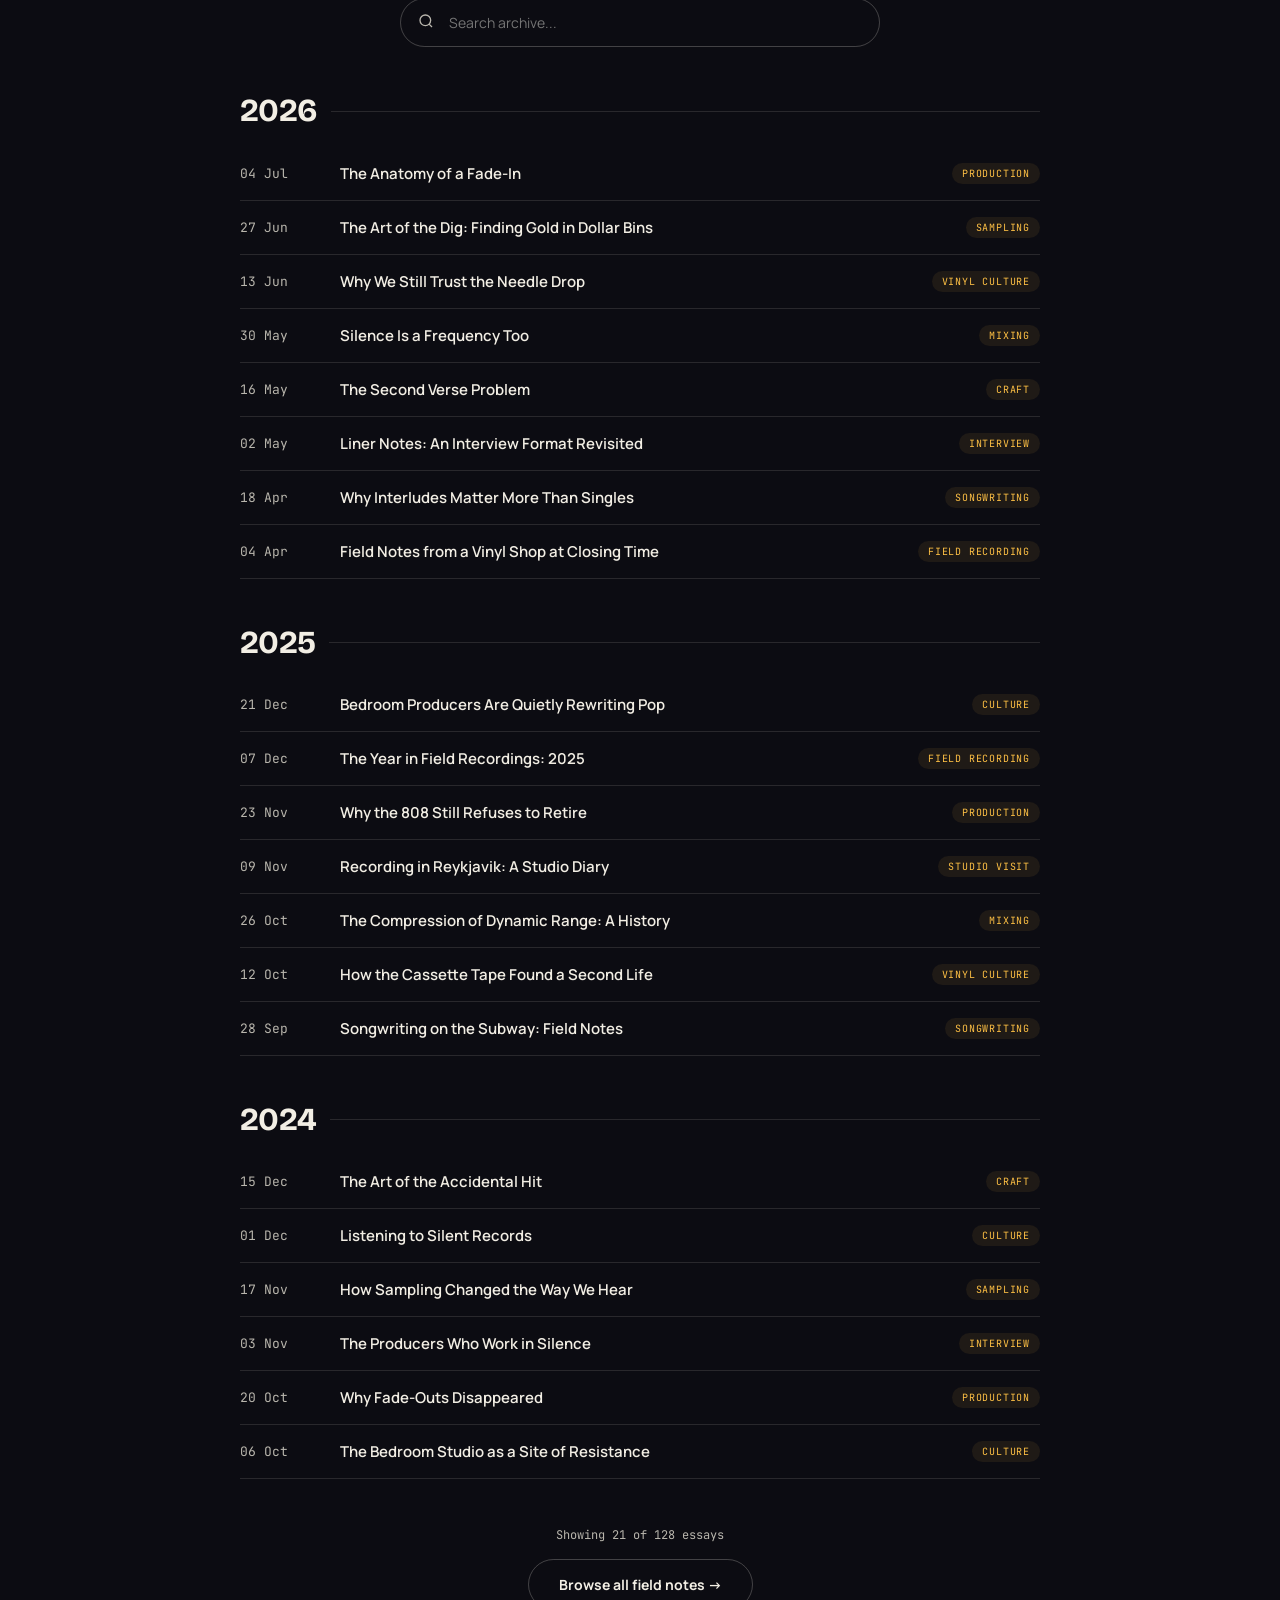
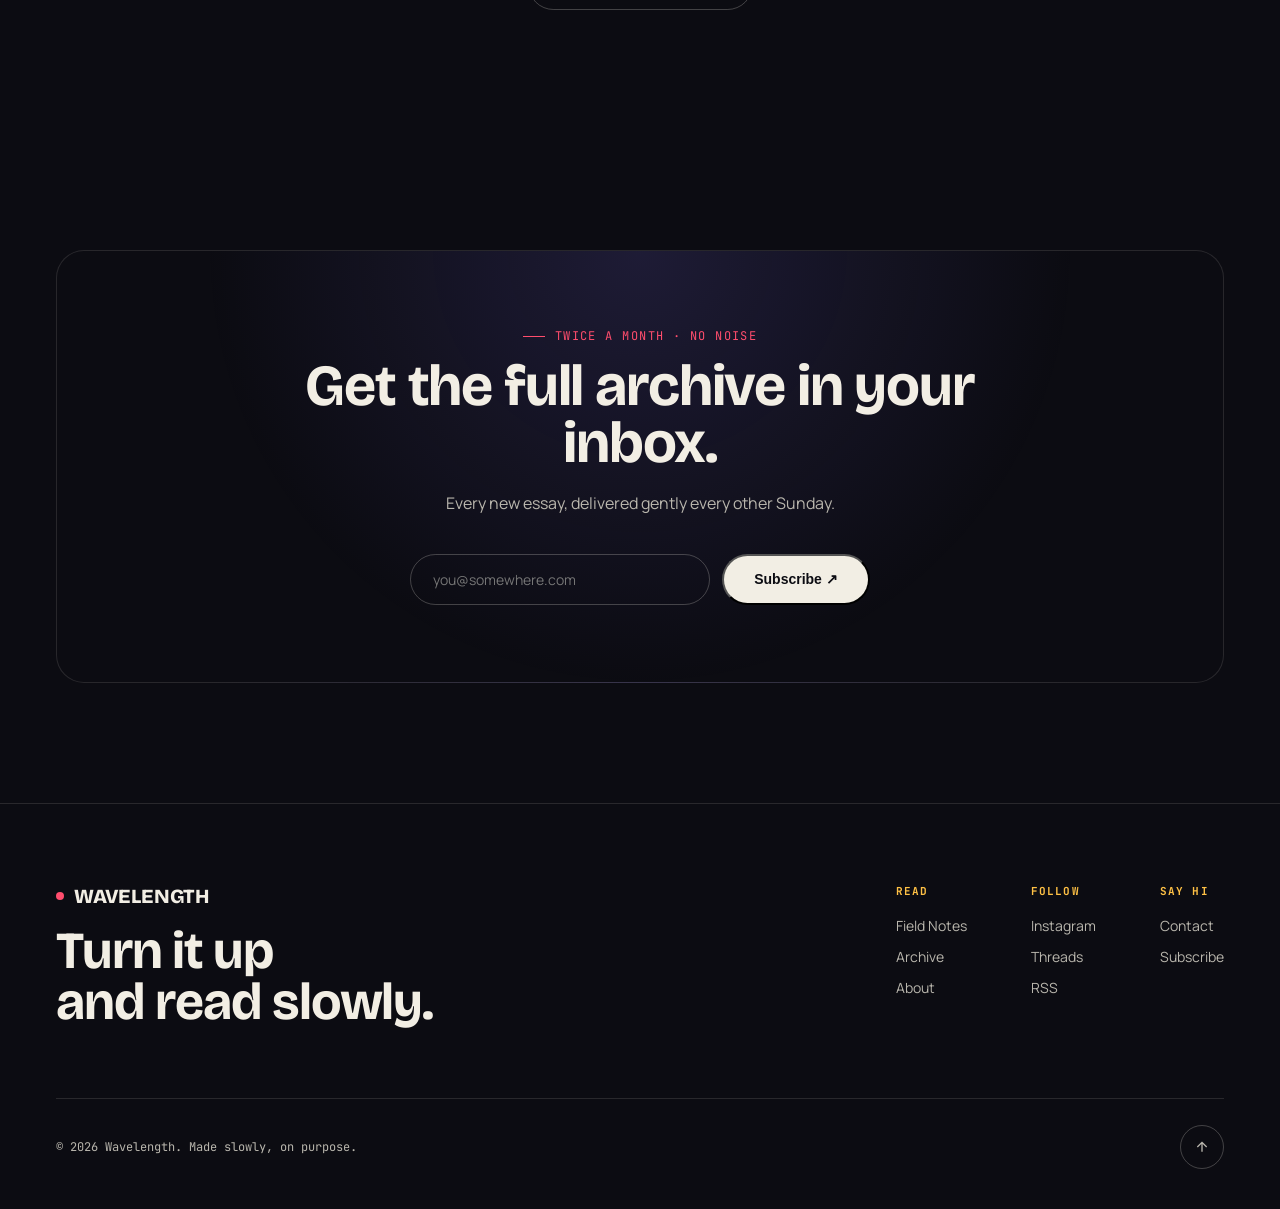
<file: archive.html>
<!DOCTYPE html>
<html lang="en">

<head>
    <meta charset="UTF-8">
    <meta name="viewport" content="width=device-width, initial-scale=1.0">
    <title>Archive — Wavelength</title>
    <link rel="preconnect" href="https://fonts.googleapis.com">
    <link rel="preconnect" href="https://fonts.gstatic.com" crossorigin>
    <link
        href="https://fonts.googleapis.com/css2?family=Bricolage+Grotesque:opsz,wght@12..96,400..800&family=Manrope:wght@400;500;600;700&family=JetBrains+Mono:wght@400;500&display=swap"
        rel="stylesheet">
    <link rel="stylesheet" href="css/style.css">
</head>

<body>

    <div class="grain"></div>
    <div id="progress"></div>
    <div class="cursor-dot" id="cdot"></div>
    <div class="cursor-ring" id="cring"></div>

    <div id="preloader">
        <div class="pre-word" id="preWord"></div>
        <div class="pre-bars"><i></i><i></i><i></i><i></i><i></i></div>
    </div>

    <header id="siteHeader">
        <a href="index.html" class="logo"><span class="dot"></span> WAVELENGTH</a>
        <nav class="navlinks">
            <ul>
                <li><a href="index.html" data-hover>Home</a></li>
                <li><a href="field-notes.html" data-hover>Field Notes</a></li>
                <li><a href="archive.html" class="active" data-hover>Archive</a></li>
                <li><a href="about.html" data-hover>About</a></li>
            </ul>
        </nav>
        <a href="contact.html" class="nav-cta" data-hover-big>Get the digest ↗</a>
    </header>

    <div class="page-hero">
        <h1>Full <span class="accent">Archive</span></h1>
        <p class="sub">Every essay, dispatch, and field note we've published — in order. 128 pieces and counting.</p>
    </div>

    <section>
        <div class="archive-stats reveal">
            <div class="archive-stat">
                <div class="num">128</div>
                <div class="lbl">Essays</div>
            </div>
            <div class="archive-stat">
                <div class="num">10</div>
                <div class="lbl">Categories</div>
            </div>
            <div class="archive-stat">
                <div class="num">3</div>
                <div class="lbl">Years</div>
            </div>
        </div>
    </section>

    <section>
        <div class="section-head reveal">
            <div>
                <span class="section-tag">Browse</span>
                <h2>By category.</h2>
            </div>
            <p>Find the stories that match what you're into right now.</p>
        </div>
        <div class="tag-cloud reveal">
            <a href="#" class="lg">Production</a>
            <a href="#" class="lg">Mixing</a>
            <a href="#" class="md">Culture</a>
            <a href="#" class="md">Songwriting</a>
            <a href="#" class="md">Field Recording</a>
            <a href="#" class="sm">Interview</a>
            <a href="#" class="sm">Craft</a>
            <a href="#" class="sm">Sampling</a>
            <a href="#" class="sm">Vinyl Culture</a>
            <a href="#" class="sm">Studio Visit</a>
        </div>
    </section>

    <section>
        <div class="section-head reveal">
            <div>
                <span class="section-tag">Full archive</span>
                <h2>Every piece, in order.</h2>
            </div>
            <p>128 essays and counting. Search by keyword or scroll through the years.</p>
        </div>

        <div class="search-wrap reveal">
            <span class="search-icon">
                <svg width="16" height="16" viewBox="0 0 24 24" fill="none" stroke="currentColor" stroke-width="2"><circle cx="11" cy="11" r="8"/><path d="M21 21l-4.35-4.35"/></svg>
            </span>
            <input type="text" id="searchField" placeholder="Search archive...">
        </div>

        <div class="archive-list reveal">

            <div class="archive-year">
                <h3>2026</h3>
                <div class="archive-entry" data-hover>
                    <span class="date">04 Jul</span>
                    <a href="field-notes.html" class="title">The Anatomy of a Fade-In</a>
                    <span class="cat">Production</span>
                </div>
                <div class="archive-entry" data-hover>
                    <span class="date">27 Jun</span>
                    <a href="field-notes.html" class="title">The Art of the Dig: Finding Gold in Dollar Bins</a>
                    <span class="cat">Sampling</span>
                </div>
                <div class="archive-entry" data-hover>
                    <span class="date">13 Jun</span>
                    <a href="field-notes.html" class="title">Why We Still Trust the Needle Drop</a>
                    <span class="cat">Vinyl Culture</span>
                </div>
                <div class="archive-entry" data-hover>
                    <span class="date">30 May</span>
                    <a href="field-notes.html" class="title">Silence Is a Frequency Too</a>
                    <span class="cat">Mixing</span>
                </div>
                <div class="archive-entry" data-hover>
                    <span class="date">16 May</span>
                    <a href="field-notes.html" class="title">The Second Verse Problem</a>
                    <span class="cat">Craft</span>
                </div>
                <div class="archive-entry" data-hover>
                    <span class="date">02 May</span>
                    <a href="field-notes.html" class="title">Liner Notes: An Interview Format Revisited</a>
                    <span class="cat">Interview</span>
                </div>
                <div class="archive-entry" data-hover>
                    <span class="date">18 Apr</span>
                    <a href="field-notes.html" class="title">Why Interludes Matter More Than Singles</a>
                    <span class="cat">Songwriting</span>
                </div>
                <div class="archive-entry" data-hover>
                    <span class="date">04 Apr</span>
                    <a href="field-notes.html" class="title">Field Notes from a Vinyl Shop at Closing Time</a>
                    <span class="cat">Field Recording</span>
                </div>
            </div>

            <div class="archive-year">
                <h3>2025</h3>
                <div class="archive-entry" data-hover>
                    <span class="date">21 Dec</span>
                    <a href="field-notes.html" class="title">Bedroom Producers Are Quietly Rewriting Pop</a>
                    <span class="cat">Culture</span>
                </div>
                <div class="archive-entry" data-hover>
                    <span class="date">07 Dec</span>
                    <a href="field-notes.html" class="title">The Year in Field Recordings: 2025</a>
                    <span class="cat">Field Recording</span>
                </div>
                <div class="archive-entry" data-hover>
                    <span class="date">23 Nov</span>
                    <a href="field-notes.html" class="title">Why the 808 Still Refuses to Retire</a>
                    <span class="cat">Production</span>
                </div>
                <div class="archive-entry" data-hover>
                    <span class="date">09 Nov</span>
                    <a href="field-notes.html" class="title">Recording in Reykjavik: A Studio Diary</a>
                    <span class="cat">Studio Visit</span>
                </div>
                <div class="archive-entry" data-hover>
                    <span class="date">26 Oct</span>
                    <a href="field-notes.html" class="title">The Compression of Dynamic Range: A History</a>
                    <span class="cat">Mixing</span>
                </div>
                <div class="archive-entry" data-hover>
                    <span class="date">12 Oct</span>
                    <a href="field-notes.html" class="title">How the Cassette Tape Found a Second Life</a>
                    <span class="cat">Vinyl Culture</span>
                </div>
                <div class="archive-entry" data-hover>
                    <span class="date">28 Sep</span>
                    <a href="field-notes.html" class="title">Songwriting on the Subway: Field Notes</a>
                    <span class="cat">Songwriting</span>
                </div>
            </div>

            <div class="archive-year">
                <h3>2024</h3>
                <div class="archive-entry" data-hover>
                    <span class="date">15 Dec</span>
                    <a href="field-notes.html" class="title">The Art of the Accidental Hit</a>
                    <span class="cat">Craft</span>
                </div>
                <div class="archive-entry" data-hover>
                    <span class="date">01 Dec</span>
                    <a href="field-notes.html" class="title">Listening to Silent Records</a>
                    <span class="cat">Culture</span>
                </div>
                <div class="archive-entry" data-hover>
                    <span class="date">17 Nov</span>
                    <a href="field-notes.html" class="title">How Sampling Changed the Way We Hear</a>
                    <span class="cat">Sampling</span>
                </div>
                <div class="archive-entry" data-hover>
                    <span class="date">03 Nov</span>
                    <a href="field-notes.html" class="title">The Producers Who Work in Silence</a>
                    <span class="cat">Interview</span>
                </div>
                <div class="archive-entry" data-hover>
                    <span class="date">20 Oct</span>
                    <a href="field-notes.html" class="title">Why Fade-Outs Disappeared</a>
                    <span class="cat">Production</span>
                </div>
                <div class="archive-entry" data-hover>
                    <span class="date">06 Oct</span>
                    <a href="field-notes.html" class="title">The Bedroom Studio as a Site of Resistance</a>
                    <span class="cat">Culture</span>
                </div>
            </div>

        </div>

        <div class="load-more-wrap reveal">
            <p class="count-info">Showing 21 of 128 essays</p>
            <a href="field-notes.html" class="btn btn-ghost" data-hover>Browse all field notes →</a>
        </div>
    </section>

    <section id="letter">
        <div class="letter reveal">
            <span class="section-tag" style="justify-content:center;">Twice a month · No noise</span>
            <h2>Get the full archive in your inbox.</h2>
            <p>Every new essay, delivered gently every other Sunday.</p>
            <form class="letter-form" id="subForm">
                <input type="email" placeholder="you@somewhere.com" required id="subEmail">
                <button type="submit" class="btn btn-primary magnetic" data-hover-big><span class="fill"></span><span class="txt">Subscribe ↗</span></button>
            </form>
            <p class="letter-note hidden" id="subNote">You're on the list. First issue lands Sunday.</p>
        </div>
    </section>

    <footer>
        <div class="foot-top">
            <div class="foot-brand">
                <a href="index.html" class="logo" style="margin-bottom:18px;"><span class="dot"></span> WAVELENGTH</a>
                <h3>Turn it up<br>and read slowly.</h3>
            </div>
            <div class="foot-cols">
                <div class="foot-col">
                    <h4>Read</h4>
                    <a href="field-notes.html" data-hover>Field Notes</a>
                    <a href="archive.html" data-hover>Archive</a>
                    <a href="about.html" data-hover>About</a>
                </div>
                <div class="foot-col">
                    <h4>Follow</h4>
                    <a href="#" data-hover>Instagram</a>
                    <a href="#" data-hover>Threads</a>
                    <a href="#" data-hover>RSS</a>
                </div>
                <div class="foot-col">
                    <h4>Say hi</h4>
                    <a href="contact.html" data-hover>Contact</a>
                    <a href="contact.html" data-hover>Subscribe</a>
                </div>
            </div>
        </div>
        <div class="foot-bottom">
            <span>© 2026 Wavelength. Made slowly, on purpose.</span>
            <a href="index.html" class="back-top" id="backTop" aria-label="Back to top">
                <svg width="16" height="16" viewBox="0 0 24 24" fill="none" stroke="currentColor" stroke-width="2"><path d="M12 19V5M5 12l7-7 7 7"/></svg>
            </a>
        </div>
    </footer>

    <script src="js/main.js"></script>
</body>

</html>
</file>
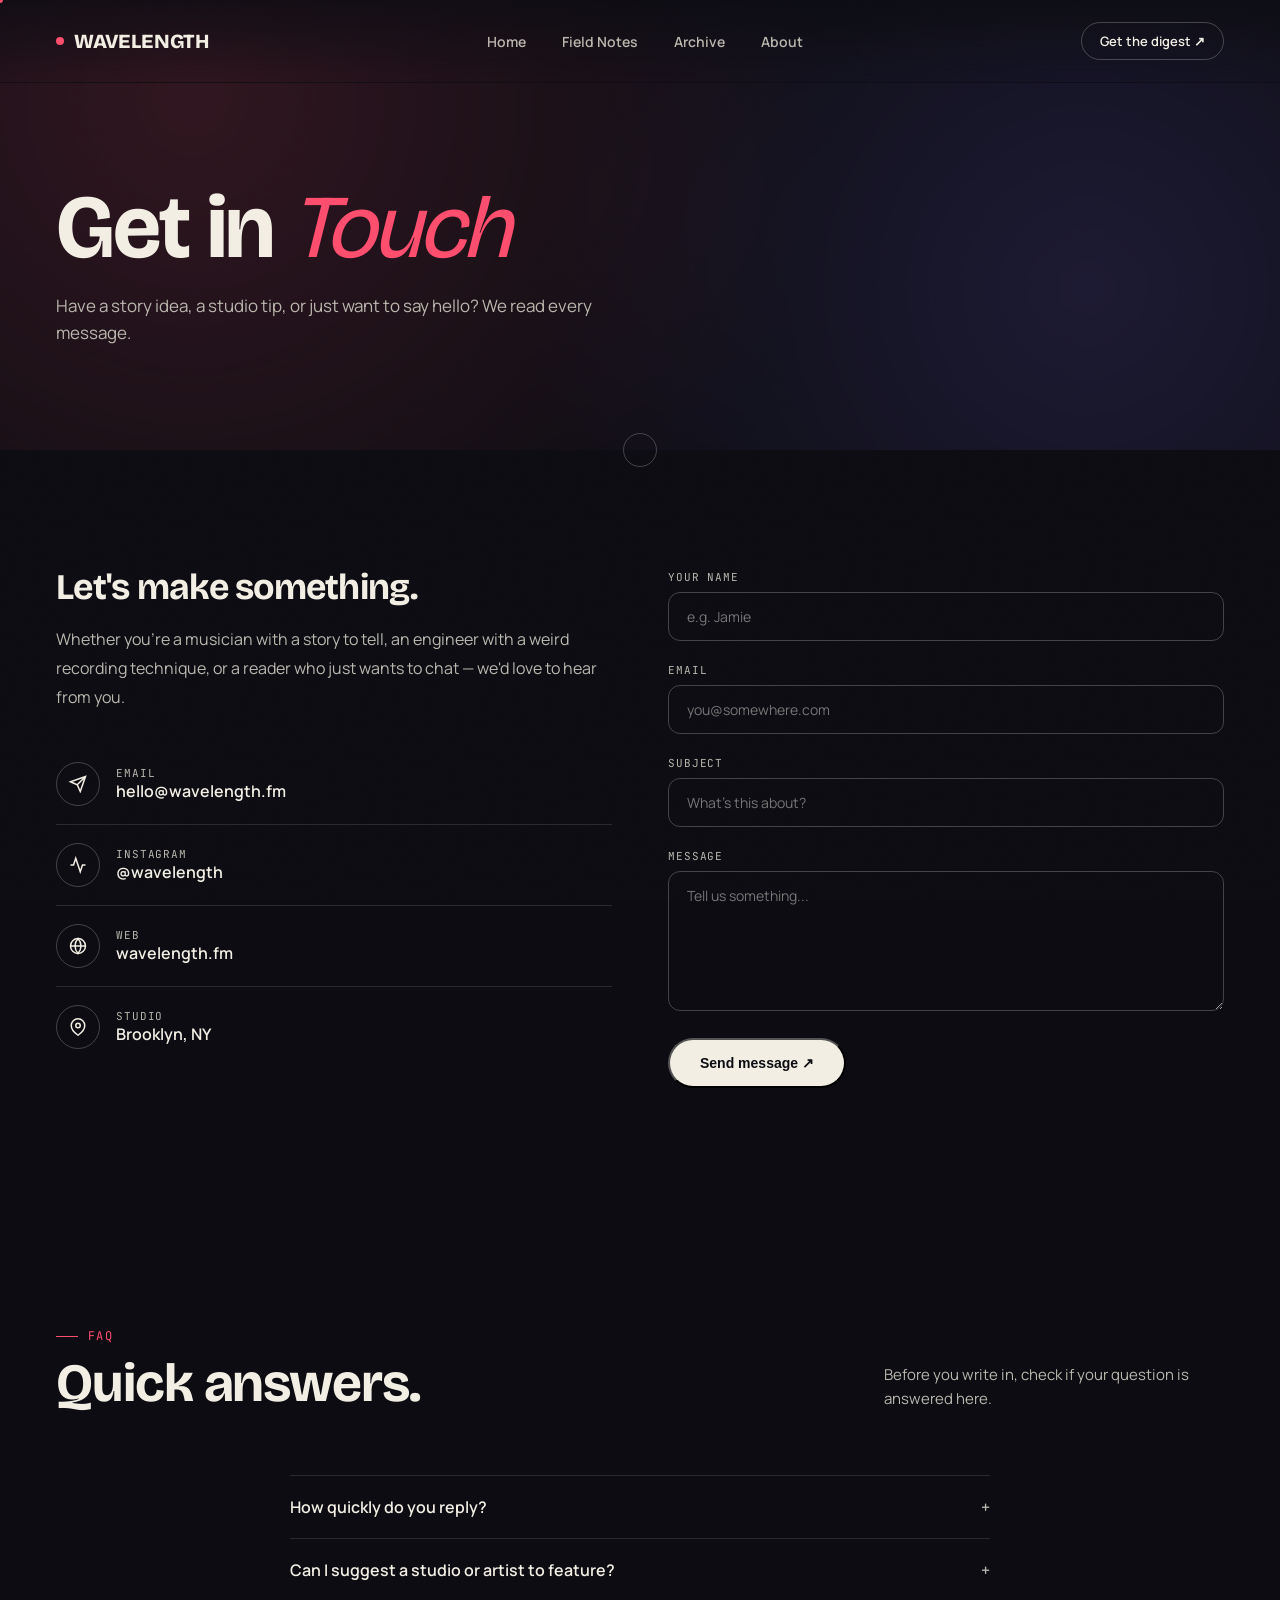
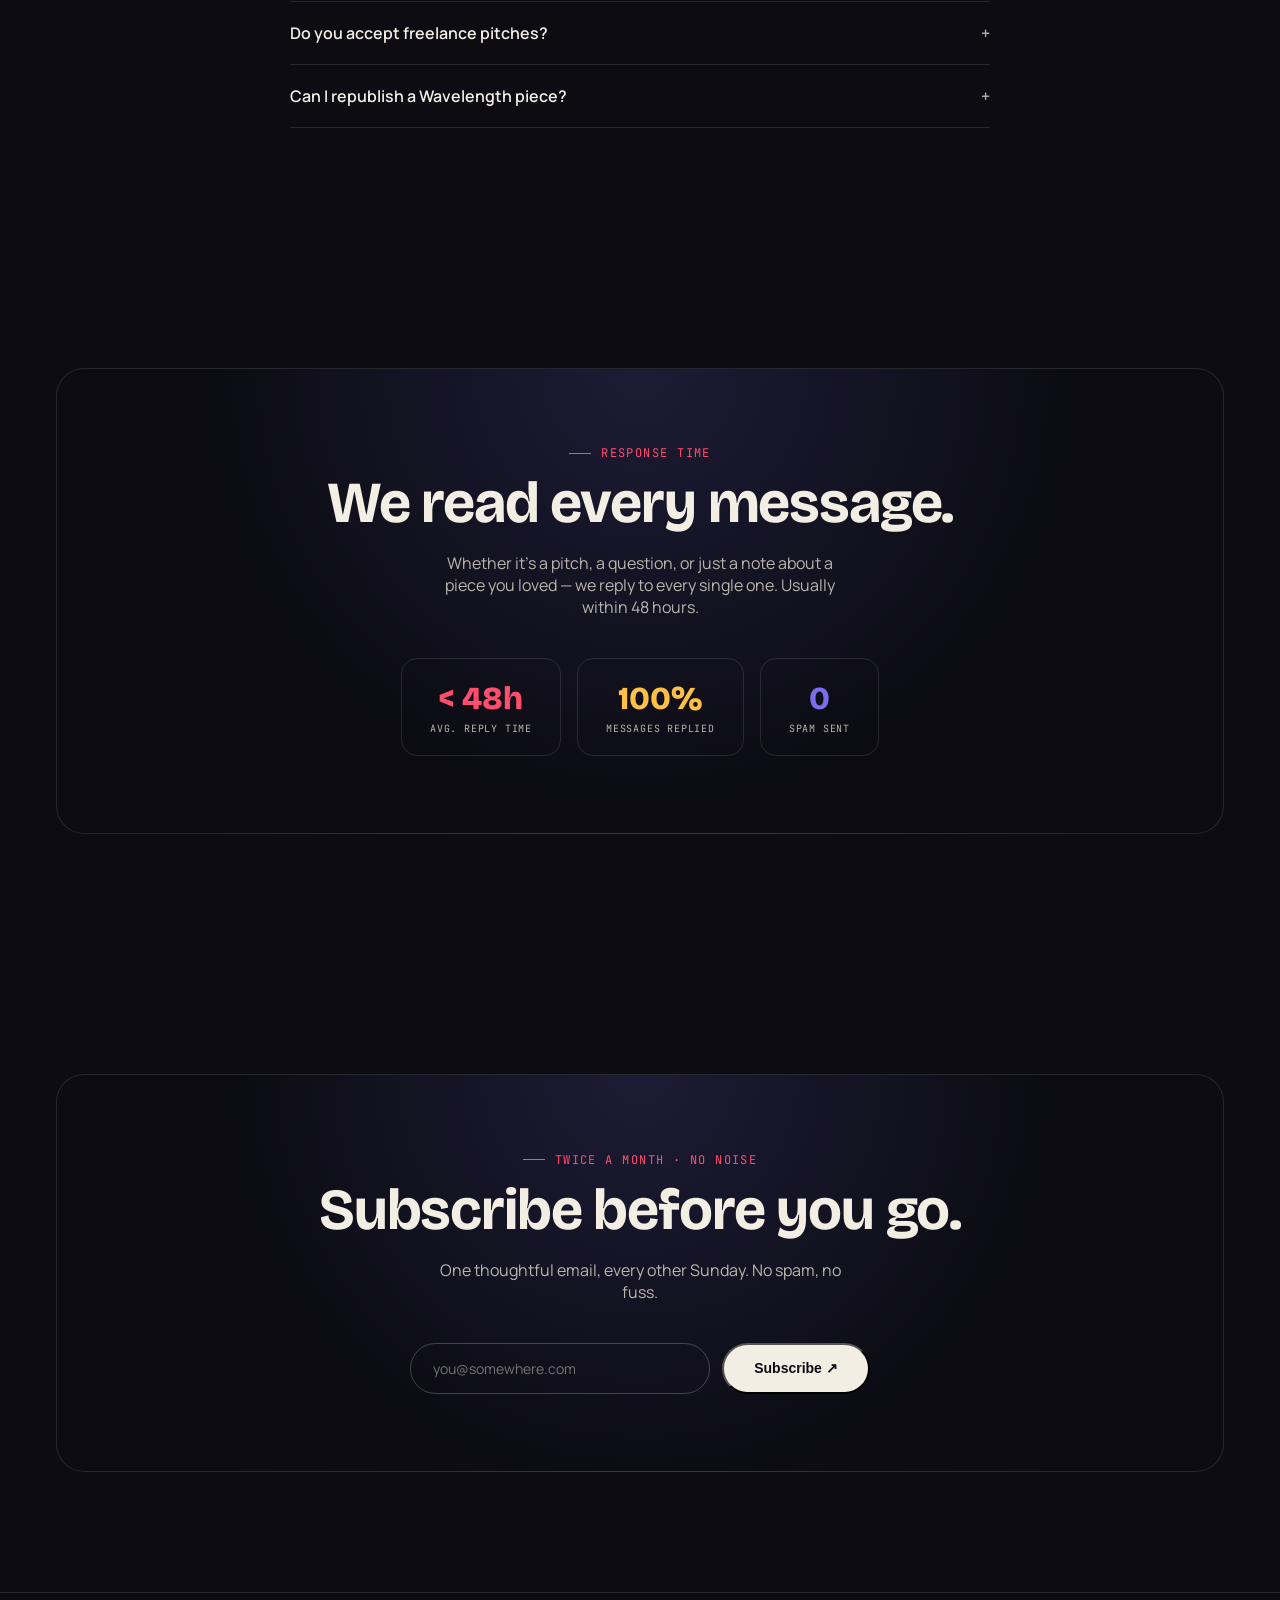
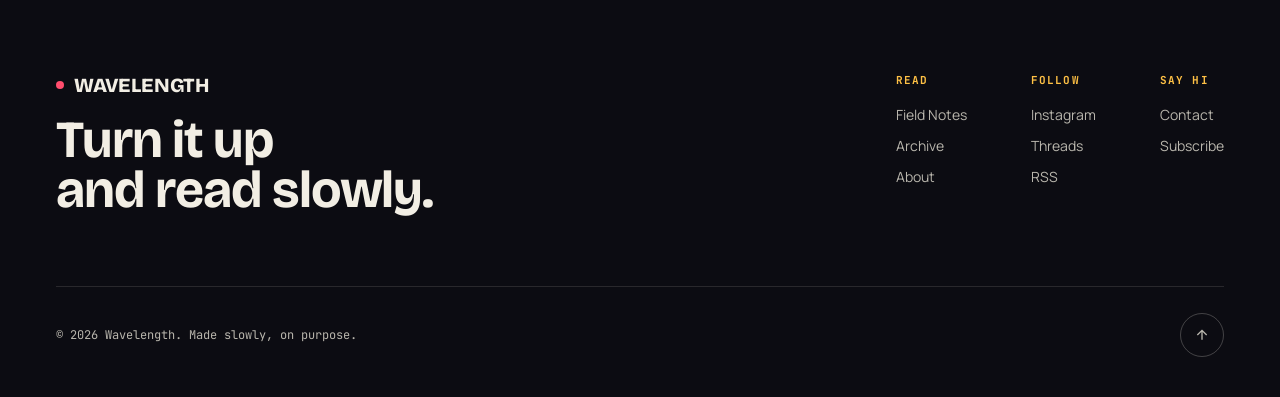
<file: contact.html>
<!DOCTYPE html>
<html lang="en">

<head>
    <meta charset="UTF-8">
    <meta name="viewport" content="width=device-width, initial-scale=1.0">
    <title>Contact — Wavelength</title>
    <link rel="preconnect" href="https://fonts.googleapis.com">
    <link rel="preconnect" href="https://fonts.gstatic.com" crossorigin>
    <link
        href="https://fonts.googleapis.com/css2?family=Bricolage+Grotesque:opsz,wght@12..96,400..800&family=Manrope:wght@400;500;600;700&family=JetBrains+Mono:wght@400;500&display=swap"
        rel="stylesheet">
    <link rel="stylesheet" href="css/style.css">
</head>

<body>

    <div class="grain"></div>
    <div id="progress"></div>
    <div class="cursor-dot" id="cdot"></div>
    <div class="cursor-ring" id="cring"></div>

    <div id="preloader">
        <div class="pre-word" id="preWord"></div>
        <div class="pre-bars"><i></i><i></i><i></i><i></i><i></i></div>
    </div>

    <header id="siteHeader">
        <a href="index.html" class="logo"><span class="dot"></span> WAVELENGTH</a>
        <nav class="navlinks">
            <ul>
                <li><a href="index.html" data-hover>Home</a></li>
                <li><a href="field-notes.html" data-hover>Field Notes</a></li>
                <li><a href="archive.html" data-hover>Archive</a></li>
                <li><a href="about.html" data-hover>About</a></li>
            </ul>
        </nav>
        <a href="contact.html" class="nav-cta" data-hover-big>Get the digest ↗</a>
    </header>

    <div class="page-hero">
        <h1>Get in <span class="accent">Touch</span></h1>
        <p class="sub">Have a story idea, a studio tip, or just want to say hello? We read every message.</p>
    </div>

    <section>
        <div class="contact-wrap reveal">
            <div class="contact-info">
                <h3>Let's make something.</h3>
                <p>Whether you're a musician with a story to tell, an engineer with a weird recording technique, or a reader who just wants to chat — we'd love to hear from you.</p>

                <div class="contact-method">
                    <div class="icon">
                        <svg width="18" height="18" viewBox="0 0 24 24" fill="none" stroke="currentColor" stroke-width="2"><path d="M22 2L11 13M22 2l-7 20-4-9-9-4 20-7z"/></svg>
                    </div>
                    <div>
                        <div class="label">Email</div>
                        <div class="value">hello@wavelength.fm</div>
                    </div>
                </div>

                <div class="contact-method">
                    <div class="icon">
                        <svg width="18" height="18" viewBox="0 0 24 24" fill="none" stroke="currentColor" stroke-width="2"><path d="M22 12h-4l-3 9L9 3l-3 9H2"/></svg>
                    </div>
                    <div>
                        <div class="label">Instagram</div>
                        <div class="value">@wavelength</div>
                    </div>
                </div>

                <div class="contact-method">
                    <div class="icon">
                        <svg width="18" height="18" viewBox="0 0 24 24" fill="none" stroke="currentColor" stroke-width="2"><circle cx="12" cy="12" r="10"/><path d="M2 12h20M12 2a15.3 15.3 0 014 10 15.3 15.3 0 01-4 10 15.3 15.3 0 01-4-10 15.3 15.3 0 014-10z"/></svg>
                    </div>
                    <div>
                        <div class="label">Web</div>
                        <div class="value">wavelength.fm</div>
                    </div>
                </div>

                <div class="contact-method">
                    <div class="icon">
                        <svg width="18" height="18" viewBox="0 0 24 24" fill="none" stroke="currentColor" stroke-width="2"><path d="M21 10c0 7-9 13-9 13s-9-6-9-13a9 9 0 0118 0z"/><circle cx="12" cy="10" r="3"/></svg>
                    </div>
                    <div>
                        <div class="label">Studio</div>
                        <div class="value">Brooklyn, NY</div>
                    </div>
                </div>
            </div>

            <div>
                <form class="contact-form" id="contactForm">
                    <label for="contactName">Your name</label>
                    <input type="text" id="contactName" placeholder="e.g. Jamie" required>

                    <label for="contactEmail">Email</label>
                    <input type="email" id="contactEmail" placeholder="you@somewhere.com" required>

                    <label for="contactSubject">Subject</label>
                    <input type="text" id="contactSubject" placeholder="What's this about?" required>

                    <label for="contactMsg">Message</label>
                    <textarea id="contactMsg" placeholder="Tell us something..." required></textarea>

                    <button type="submit" class="btn btn-primary magnetic" data-hover-big>
                        <span class="fill"></span>
                        <span class="txt">Send message ↗</span>
                    </button>
                </form>
                <p class="letter-note hidden" id="contactNote" style="margin-top:16px;">Thanks for reaching out. We'll be in touch.</p>
            </div>
        </div>
    </section>

    <section>
        <div class="section-head reveal">
            <div>
                <span class="section-tag">FAQ</span>
                <h2>Quick answers.</h2>
            </div>
            <p>Before you write in, check if your question is answered here.</p>
        </div>
        <div class="faq-list reveal" style="max-width:700px;margin:0 auto;">
            <div class="faq-item">
                <button class="faq-question">How quickly do you reply? <span class="icon">+</span></button>
                <div class="faq-answer"><p>Usually within 48 hours. If you're pitching a story, we'll read it within a week and let you know either way.</p></div>
            </div>
            <div class="faq-item">
                <button class="faq-question">Can I suggest a studio or artist to feature? <span class="icon">+</span></button>
                <div class="faq-answer"><p>Absolutely. We're always looking for studios, home rigs, and unusual recording spaces to visit. Drop us the details and we'll follow up.</p></div>
            </div>
            <div class="faq-item">
                <button class="faq-question">Do you accept freelance pitches? <span class="icon">+</span></button>
                <div class="faq-answer"><p>Yes. We pay for reported features and field essays. Send a short pitch (3-5 sentences) and a sample of your writing.</p></div>
            </div>
            <div class="faq-item">
                <button class="faq-question">Can I republish a Wavelength piece? <span class="icon">+</span></button>
                <div class="faq-answer"><p>We're open to republication under a Creative Commons license for non-commercial use. Just reach out and we'll set it up.</p></div>
            </div>
        </div>
    </section>

    <section>
        <div class="letter reveal">
            <span class="section-tag" style="justify-content:center;">Response time</span>
            <h2>We read every message.</h2>
            <p>Whether it's a pitch, a question, or just a note about a piece you loved — we reply to every single one. Usually within 48 hours.</p>
            <div style="display:flex;gap:16px;justify-content:center;flex-wrap:wrap;margin-top:24px;">
                <div style="border:1px solid var(--line);border-radius:16px;padding:20px 28px;text-align:center;">
                    <div style="font-family:'Bricolage Grotesque';font-size:32px;font-weight:800;color:var(--pulse);">&lt; 48h</div>
                    <div style="font-family:'JetBrains Mono';font-size:10px;text-transform:uppercase;letter-spacing:0.08em;color:var(--bone-dim);margin-top:4px;">Avg. reply time</div>
                </div>
                <div style="border:1px solid var(--line);border-radius:16px;padding:20px 28px;text-align:center;">
                    <div style="font-family:'Bricolage Grotesque';font-size:32px;font-weight:800;color:var(--amber);">100%</div>
                    <div style="font-family:'JetBrains Mono';font-size:10px;text-transform:uppercase;letter-spacing:0.08em;color:var(--bone-dim);margin-top:4px;">Messages replied</div>
                </div>
                <div style="border:1px solid var(--line);border-radius:16px;padding:20px 28px;text-align:center;">
                    <div style="font-family:'Bricolage Grotesque';font-size:32px;font-weight:800;color:var(--violet);">0</div>
                    <div style="font-family:'JetBrains Mono';font-size:10px;text-transform:uppercase;letter-spacing:0.08em;color:var(--bone-dim);margin-top:4px;">Spam sent</div>
                </div>
            </div>
        </div>
    </section>

    <section id="letter">
        <div class="letter reveal">
            <span class="section-tag" style="justify-content:center;">Twice a month · No noise</span>
            <h2>Subscribe before you go.</h2>
            <p>One thoughtful email, every other Sunday. No spam, no fuss.</p>
            <form class="letter-form" id="subForm">
                <input type="email" placeholder="you@somewhere.com" required id="subEmail">
                <button type="submit" class="btn btn-primary magnetic" data-hover-big><span class="fill"></span><span class="txt">Subscribe ↗</span></button>
            </form>
            <p class="letter-note hidden" id="subNote">You're on the list. First issue lands Sunday.</p>
        </div>
    </section>

    <footer>
        <div class="foot-top">
            <div class="foot-brand">
                <a href="index.html" class="logo" style="margin-bottom:18px;"><span class="dot"></span> WAVELENGTH</a>
                <h3>Turn it up<br>and read slowly.</h3>
            </div>
            <div class="foot-cols">
                <div class="foot-col">
                    <h4>Read</h4>
                    <a href="field-notes.html" data-hover>Field Notes</a>
                    <a href="archive.html" data-hover>Archive</a>
                    <a href="about.html" data-hover>About</a>
                </div>
                <div class="foot-col">
                    <h4>Follow</h4>
                    <a href="#" data-hover>Instagram</a>
                    <a href="#" data-hover>Threads</a>
                    <a href="#" data-hover>RSS</a>
                </div>
                <div class="foot-col">
                    <h4>Say hi</h4>
                    <a href="contact.html" data-hover>Contact</a>
                    <a href="contact.html" data-hover>Subscribe</a>
                </div>
            </div>
        </div>
        <div class="foot-bottom">
            <span>© 2026 Wavelength. Made slowly, on purpose.</span>
            <a href="index.html" class="back-top" id="backTop" aria-label="Back to top">
                <svg width="16" height="16" viewBox="0 0 24 24" fill="none" stroke="currentColor" stroke-width="2"><path d="M12 19V5M5 12l7-7 7 7"/></svg>
            </a>
        </div>
    </footer>

    <script src="js/main.js"></script>
    <script>
        (function () {
            const form = document.getElementById('contactForm');
            const note = document.getElementById('contactNote');
            if (form && note) {
                form.addEventListener('submit', function (e) {
                    e.preventDefault();
                    note.classList.remove('hidden');
                    form.reset();
                });
            }
        })();
    </script>
</body>

</html>
</file>
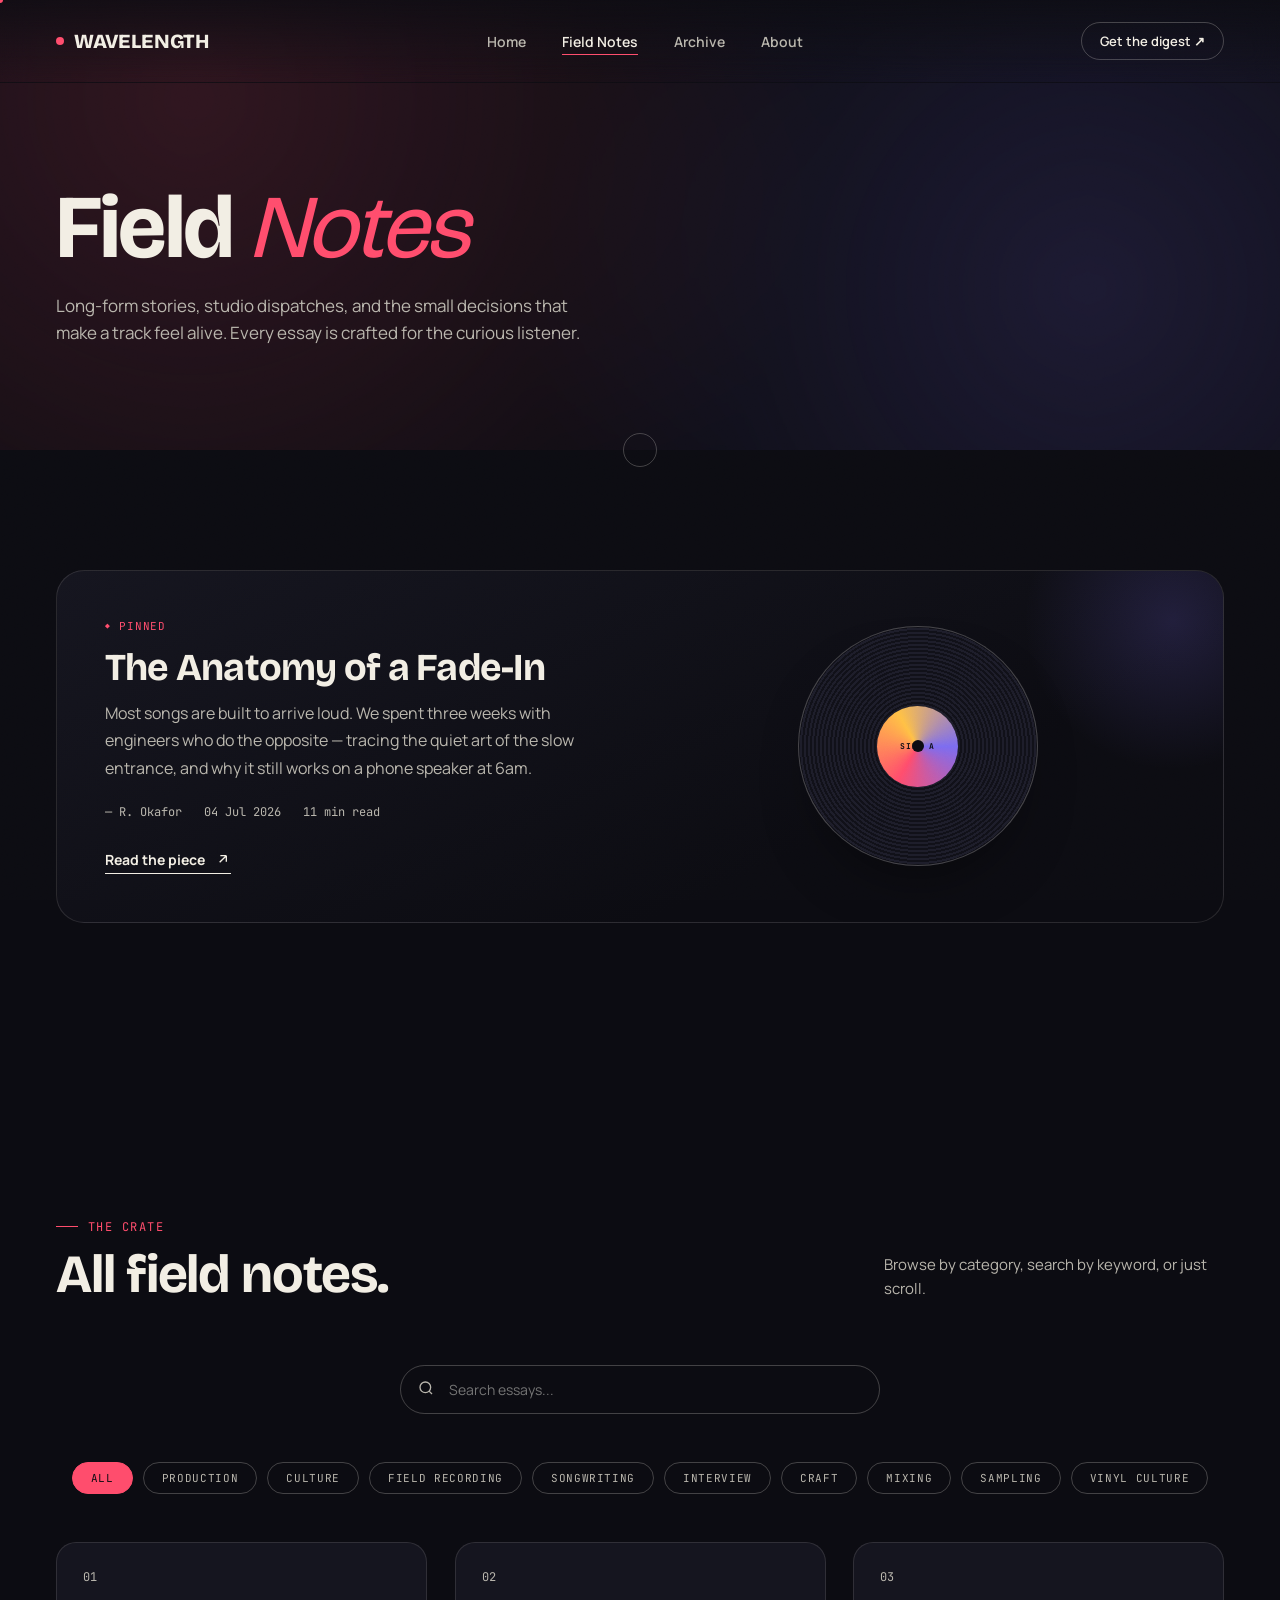
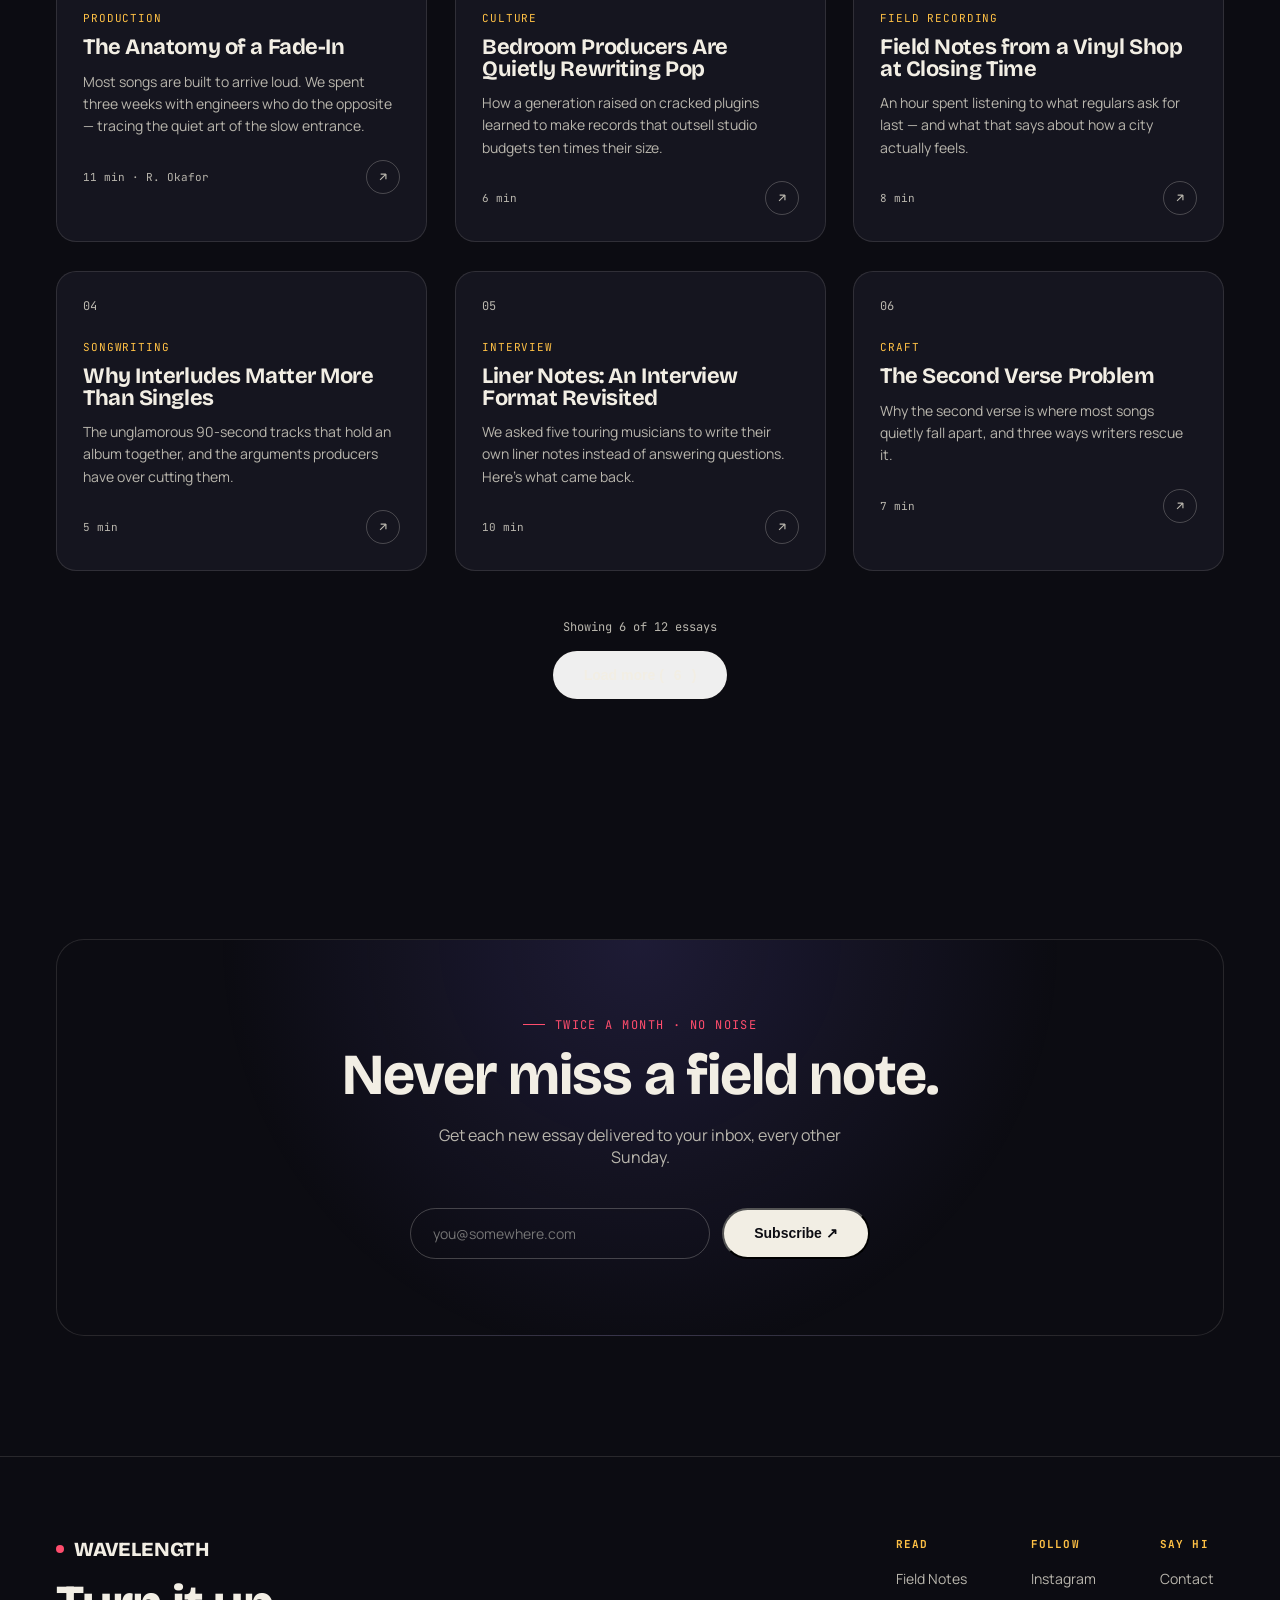
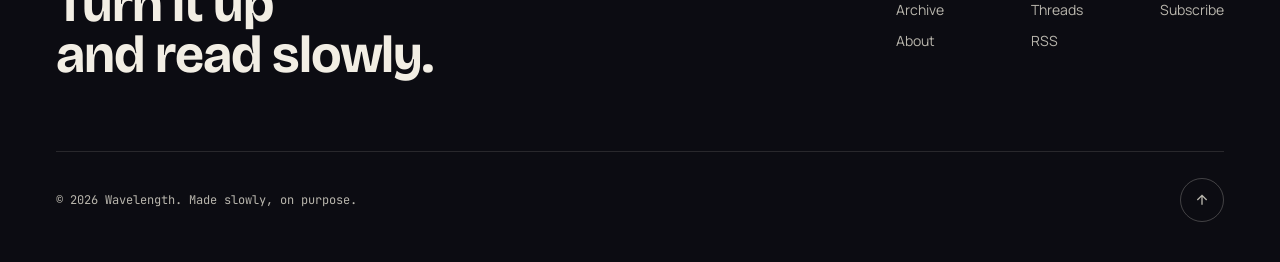
<file: field-notes.html>
<!DOCTYPE html>
<html lang="en">

<head>
    <meta charset="UTF-8">
    <meta name="viewport" content="width=device-width, initial-scale=1.0">
    <title>Field Notes — Wavelength</title>
    <link rel="preconnect" href="https://fonts.googleapis.com">
    <link rel="preconnect" href="https://fonts.gstatic.com" crossorigin>
    <link
        href="https://fonts.googleapis.com/css2?family=Bricolage+Grotesque:opsz,wght@12..96,400..800&family=Manrope:wght@400;500;600;700&family=JetBrains+Mono:wght@400;500&display=swap"
        rel="stylesheet">
    <link rel="stylesheet" href="css/style.css">
</head>

<body>

    <div class="grain"></div>
    <div id="progress"></div>
    <div class="cursor-dot" id="cdot"></div>
    <div class="cursor-ring" id="cring"></div>

    <div id="preloader">
        <div class="pre-word" id="preWord"></div>
        <div class="pre-bars"><i></i><i></i><i></i><i></i><i></i></div>
    </div>

    <header id="siteHeader">
        <a href="index.html" class="logo"><span class="dot"></span> WAVELENGTH</a>
        <nav class="navlinks">
            <ul>
                <li><a href="index.html" data-hover>Home</a></li>
                <li><a href="field-notes.html" class="active" data-hover>Field Notes</a></li>
                <li><a href="archive.html" data-hover>Archive</a></li>
                <li><a href="about.html" data-hover>About</a></li>
            </ul>
        </nav>
        <a href="contact.html" class="nav-cta" data-hover-big>Get the digest ↗</a>
    </header>

    <div class="page-hero">
        <h1>Field <span class="accent">Notes</span></h1>
        <p class="sub">Long-form stories, studio dispatches, and the small decisions that make a track feel alive. Every essay is crafted for the curious listener.</p>
    </div>

    <section>
        <div class="featured-post reveal">
            <div>
                <span class="pin">Pinned</span>
                <h3>The Anatomy of a Fade-In</h3>
                <p>Most songs are built to arrive loud. We spent three weeks with engineers who do the opposite — tracing the quiet art of the slow entrance, and why it still works on a phone speaker at 6am.</p>
                <div class="meta-row">
                    <span>— R. Okafor</span>
                    <span>04 Jul 2026</span>
                    <span>11 min read</span>
                </div>
                <a href="#" class="read-link" data-hover>Read the piece
                    <svg width="16" height="16" viewBox="0 0 24 24" fill="none" stroke="currentColor" stroke-width="2"><path d="M7 17L17 7M17 7H8M17 7V16"/></svg>
                </a>
            </div>
            <div class="vinyl-small">
                <div class="label">SIDE A</div>
            </div>
        </div>
    </section>

    <section>
        <div class="section-head reveal">
            <div>
                <span class="section-tag">The crate</span>
                <h2>All field notes.</h2>
            </div>
            <p>Browse by category, search by keyword, or just scroll.</p>
        </div>

        <div class="search-wrap reveal">
            <span class="search-icon">
                <svg width="16" height="16" viewBox="0 0 24 24" fill="none" stroke="currentColor" stroke-width="2"><circle cx="11" cy="11" r="8"/><path d="M21 21l-4.35-4.35"/></svg>
            </span>
            <input type="text" id="searchField" placeholder="Search essays...">
        </div>

        <div class="filter-bar reveal" id="filterBar">
            <button class="active" data-filter="all">All</button>
            <button data-filter="Production">Production</button>
            <button data-filter="Culture">Culture</button>
            <button data-filter="Field Recording">Field Recording</button>
            <button data-filter="Songwriting">Songwriting</button>
            <button data-filter="Interview">Interview</button>
            <button data-filter="Craft">Craft</button>
            <button data-filter="Mixing">Mixing</button>
            <button data-filter="Sampling">Sampling</button>
            <button data-filter="Vinyl Culture">Vinyl Culture</button>
        </div>

        <div class="crate reveal-stagger">
            <article class="card" data-hover data-category="Production">
                <div class="card-top"><span class="card-num">01</span>
                    <div class="mini-bars"><i></i><i></i><i></i></div>
                </div>
                <span class="card-cat">Production</span>
                <h3>The Anatomy of a Fade-In</h3>
                <p>Most songs are built to arrive loud. We spent three weeks with engineers who do the opposite — tracing the quiet art of the slow entrance.</p>
                <div class="card-foot"><span>11 min · R. Okafor</span>
                    <div class="card-arrow"><svg width="14" height="14" viewBox="0 0 24 24" fill="none" stroke="currentColor" stroke-width="2"><path d="M7 17L17 7M17 7H8M17 7V16"/></svg></div>
                </div>
            </article>

            <article class="card" data-hover data-category="Culture">
                <div class="card-top"><span class="card-num">02</span>
                    <div class="mini-bars"><i></i><i></i><i></i></div>
                </div>
                <span class="card-cat">Culture</span>
                <h3>Bedroom Producers Are Quietly Rewriting Pop</h3>
                <p>How a generation raised on cracked plugins learned to make records that outsell studio budgets ten times their size.</p>
                <div class="card-foot"><span>6 min</span>
                    <div class="card-arrow"><svg width="14" height="14" viewBox="0 0 24 24" fill="none" stroke="currentColor" stroke-width="2"><path d="M7 17L17 7M17 7H8M17 7V16"/></svg></div>
                </div>
            </article>

            <article class="card" data-hover data-category="Field Recording">
                <div class="card-top"><span class="card-num">03</span>
                    <div class="mini-bars"><i></i><i></i><i></i></div>
                </div>
                <span class="card-cat">Field Recording</span>
                <h3>Field Notes from a Vinyl Shop at Closing Time</h3>
                <p>An hour spent listening to what regulars ask for last — and what that says about how a city actually feels.</p>
                <div class="card-foot"><span>8 min</span>
                    <div class="card-arrow"><svg width="14" height="14" viewBox="0 0 24 24" fill="none" stroke="currentColor" stroke-width="2"><path d="M7 17L17 7M17 7H8M17 7V16"/></svg></div>
                </div>
            </article>

            <article class="card" data-hover data-category="Songwriting">
                <div class="card-top"><span class="card-num">04</span>
                    <div class="mini-bars"><i></i><i></i><i></i></div>
                </div>
                <span class="card-cat">Songwriting</span>
                <h3>Why Interludes Matter More Than Singles</h3>
                <p>The unglamorous 90-second tracks that hold an album together, and the arguments producers have over cutting them.</p>
                <div class="card-foot"><span>5 min</span>
                    <div class="card-arrow"><svg width="14" height="14" viewBox="0 0 24 24" fill="none" stroke="currentColor" stroke-width="2"><path d="M7 17L17 7M17 7H8M17 7V16"/></svg></div>
                </div>
            </article>

            <article class="card" data-hover data-category="Interview">
                <div class="card-top"><span class="card-num">05</span>
                    <div class="mini-bars"><i></i><i></i><i></i></div>
                </div>
                <span class="card-cat">Interview</span>
                <h3>Liner Notes: An Interview Format Revisited</h3>
                <p>We asked five touring musicians to write their own liner notes instead of answering questions. Here's what came back.</p>
                <div class="card-foot"><span>10 min</span>
                    <div class="card-arrow"><svg width="14" height="14" viewBox="0 0 24 24" fill="none" stroke="currentColor" stroke-width="2"><path d="M7 17L17 7M17 7H8M17 7V16"/></svg></div>
                </div>
            </article>

            <article class="card" data-hover data-category="Craft">
                <div class="card-top"><span class="card-num">06</span>
                    <div class="mini-bars"><i></i><i></i><i></i></div>
                </div>
                <span class="card-cat">Craft</span>
                <h3>The Second Verse Problem</h3>
                <p>Why the second verse is where most songs quietly fall apart, and three ways writers rescue it.</p>
                <div class="card-foot"><span>7 min</span>
                    <div class="card-arrow"><svg width="14" height="14" viewBox="0 0 24 24" fill="none" stroke="currentColor" stroke-width="2"><path d="M7 17L17 7M17 7H8M17 7V16"/></svg></div>
                </div>
            </article>

            <article class="card hidden-load" data-hover data-category="Mixing">
                <div class="card-top"><span class="card-num">07</span>
                    <div class="mini-bars"><i></i><i></i><i></i></div>
                </div>
                <span class="card-cat">Mixing</span>
                <h3>Silence Is a Frequency Too</h3>
                <p>A mix engineer's case for leaving space in the arrangement — and what gets sacrificed when every bar is full.</p>
                <div class="card-foot"><span>9 min</span>
                    <div class="card-arrow"><svg width="14" height="14" viewBox="0 0 24 24" fill="none" stroke="currentColor" stroke-width="2"><path d="M7 17L17 7M17 7H8M17 7V16"/></svg></div>
                </div>
            </article>

            <article class="card hidden-load" data-hover data-category="Sampling">
                <div class="card-top"><span class="card-num">08</span>
                    <div class="mini-bars"><i></i><i></i><i></i></div>
                </div>
                <span class="card-cat">Sampling</span>
                <h3>The Art of the Dig: Finding Gold in Dollar Bins</h3>
                <p>What crate diggers know that algorithms don't — and how a scratched $2 record became a platinum hit.</p>
                <div class="card-foot"><span>12 min</span>
                    <div class="card-arrow"><svg width="14" height="14" viewBox="0 0 24 24" fill="none" stroke="currentColor" stroke-width="2"><path d="M7 17L17 7M17 7H8M17 7V16"/></svg></div>
                </div>
            </article>

            <article class="card hidden-load" data-hover data-category="Vinyl Culture">
                <div class="card-top"><span class="card-num">09</span>
                    <div class="mini-bars"><i></i><i></i><i></i></div>
                </div>
                <span class="card-cat">Vinyl Culture</span>
                <h3>Why We Still Trust the Needle Drop</h3>
                <p>In an age of streaming, vinyl pressing plants are busier than ever. A visit to one reveals why.</p>
                <div class="card-foot"><span>8 min</span>
                    <div class="card-arrow"><svg width="14" height="14" viewBox="0 0 24 24" fill="none" stroke="currentColor" stroke-width="2"><path d="M7 17L17 7M17 7H8M17 7V16"/></svg></div>
                </div>
            </article>

            <article class="card hidden-load" data-hover data-category="Production">
                <div class="card-top"><span class="card-num">10</span>
                    <div class="mini-bars"><i></i><i></i><i></i></div>
                </div>
                <span class="card-cat">Production</span>
                <h3>Why the 808 Still Refuses to Retire</h3>
                <p>Four decades later, the Roland TR-808 is still the most controversial instrument in pop. A look at why producers can't quit it.</p>
                <div class="card-foot"><span>8 min</span>
                    <div class="card-arrow"><svg width="14" height="14" viewBox="0 0 24 24" fill="none" stroke="currentColor" stroke-width="2"><path d="M7 17L17 7M17 7H8M17 7V16"/></svg></div>
                </div>
            </article>

            <article class="card hidden-load" data-hover data-category="Mixing">
                <div class="card-top"><span class="card-num">11</span>
                    <div class="mini-bars"><i></i><i></i><i></i></div>
                </div>
                <span class="card-cat">Mixing</span>
                <h3>The Compression of Dynamic Range: A History</h3>
                <p>How we got from Miles Davis to the loudness wars — and what we lost in translation.</p>
                <div class="card-foot"><span>14 min</span>
                    <div class="card-arrow"><svg width="14" height="14" viewBox="0 0 24 24" fill="none" stroke="currentColor" stroke-width="2"><path d="M7 17L17 7M17 7H8M17 7V16"/></svg></div>
                </div>
            </article>

            <article class="card hidden-load" data-hover data-category="Field Recording">
                <div class="card-top"><span class="card-num">12</span>
                    <div class="mini-bars"><i></i><i></i><i></i></div>
                </div>
                <span class="card-cat">Field Recording</span>
                <h3>Recording in Reykjavik: A Studio Diary</h3>
                <p>What happens when you take a portable rig to the edge of the world — and the sounds that only exist at 64° north.</p>
                <div class="card-foot"><span>11 min</span>
                    <div class="card-arrow"><svg width="14" height="14" viewBox="0 0 24 24" fill="none" stroke="currentColor" stroke-width="2"><path d="M7 17L17 7M17 7H8M17 7V16"/></svg></div>
                </div>
            </article>
        </div>

        <div class="load-more-wrap reveal">
            <p class="count-info" id="loadInfo" data-total="12">Showing 6 of 12 essays</p>
            <button class="btn btn-ghost" id="loadMore" data-hover>Load more (<span class="count">6</span>)</button>
        </div>
    </section>

    <section id="letter">
        <div class="letter reveal">
            <span class="section-tag" style="justify-content:center;">Twice a month · No noise</span>
            <h2>Never miss a field note.</h2>
            <p>Get each new essay delivered to your inbox, every other Sunday.</p>
            <form class="letter-form" id="subForm">
                <input type="email" placeholder="you@somewhere.com" required id="subEmail">
                <button type="submit" class="btn btn-primary magnetic" data-hover-big><span class="fill"></span><span class="txt">Subscribe ↗</span></button>
            </form>
            <p class="letter-note hidden" id="subNote">You're on the list. First issue lands Sunday.</p>
        </div>
    </section>

    <footer>
        <div class="foot-top">
            <div class="foot-brand">
                <a href="index.html" class="logo" style="margin-bottom:18px;"><span class="dot"></span> WAVELENGTH</a>
                <h3>Turn it up<br>and read slowly.</h3>
            </div>
            <div class="foot-cols">
                <div class="foot-col">
                    <h4>Read</h4>
                    <a href="field-notes.html" data-hover>Field Notes</a>
                    <a href="archive.html" data-hover>Archive</a>
                    <a href="about.html" data-hover>About</a>
                </div>
                <div class="foot-col">
                    <h4>Follow</h4>
                    <a href="#" data-hover>Instagram</a>
                    <a href="#" data-hover>Threads</a>
                    <a href="#" data-hover>RSS</a>
                </div>
                <div class="foot-col">
                    <h4>Say hi</h4>
                    <a href="contact.html" data-hover>Contact</a>
                    <a href="contact.html" data-hover>Subscribe</a>
                </div>
            </div>
        </div>
        <div class="foot-bottom">
            <span>© 2026 Wavelength. Made slowly, on purpose.</span>
            <a href="index.html" class="back-top" id="backTop" aria-label="Back to top">
                <svg width="16" height="16" viewBox="0 0 24 24" fill="none" stroke="currentColor" stroke-width="2"><path d="M12 19V5M5 12l7-7 7 7"/></svg>
            </a>
        </div>
    </footer>

    <script src="js/main.js"></script>
</body>

</html>
</file>
<file: css/style.css>
:root {
    --ink: #0c0c12;
    --ink-soft: #15151f;
    --ink-softer: #1d1d2a;
    --bone: #f2eee4;
    --bone-dim: #b9b6ad;
    --pulse: #ff4d6d;
    --amber: #ffc145;
    --violet: #7c6cf0;
    --line: rgba(242, 238, 228, 0.12);
    --line-strong: rgba(242, 238, 228, 0.24);
    --ease: cubic-bezier(.16, .84, .32, 1);
}

* {
    margin: 0;
    padding: 0;
    box-sizing: border-box;
}

html {
    scroll-behavior: smooth;
    background: var(--ink);
}

body {
    background: var(--ink);
    color: var(--bone);
    font-family: 'Manrope', sans-serif;
    overflow-x: hidden;
    cursor: none;
}

@media (max-width: 860px) {
    body {
        cursor: auto;
    }
}

::selection {
    background: var(--pulse);
    color: var(--ink);
}

a {
    color: inherit;
    text-decoration: none;
}

.mono {
    font-family: 'JetBrains Mono', monospace;
}

h1,
h2,
h3,
.display {
    font-family: 'Bricolage Grotesque', sans-serif;
    font-weight: 700;
    letter-spacing: -0.02em;
    line-height: 0.98;
}

img {
    max-width: 100%;
    display: block;
}

/* grain overlay */
.grain {
    position: fixed;
    inset: 0;
    pointer-events: none;
    z-index: 998;
    opacity: 0.05;
    mix-blend-mode: overlay;
    background-image: url("data:image/svg+xml,%3Csvg xmlns='http://www.w3.org/2000/svg' width='120' height='120'%3E%3Cfilter id='n'%3E%3CfeTurbulence type='fractalNoise' baseFrequency='0.9' numOctaves='2' stitchTiles='stitch'/%3E%3C/filter%3E%3Crect width='100%25' height='100%25' filter='url(%23n)'/%3E%3C/svg%3E");
}

/* preloader */
#preloader {
    position: fixed;
    inset: 0;
    z-index: 9999;
    background: var(--ink);
    display: flex;
    flex-direction: column;
    align-items: center;
    justify-content: center;
    gap: 28px;
    transition: opacity .8s var(--ease), visibility .8s var(--ease);
}

#preloader.hide {
    opacity: 0;
    visibility: hidden;
    pointer-events: none;
}

.pre-word {
    font-family: 'Bricolage Grotesque', sans-serif;
    font-size: clamp(28px, 5vw, 46px);
    font-weight: 700;
    letter-spacing: -0.02em;
    color: var(--bone);
    display: flex;
    overflow: hidden;
}

.pre-word span {
    display: inline-block;
    animation: rise .7s var(--ease) both;
}

.pre-bars {
    display: flex;
    align-items: flex-end;
    gap: 5px;
    height: 32px;
}

.pre-bars i {
    width: 4px;
    background: var(--pulse);
    border-radius: 2px;
    animation: preBar 1s ease-in-out infinite;
}

.pre-bars i:nth-child(1) { animation-delay: .0s; }
.pre-bars i:nth-child(2) { animation-delay: .12s; background: var(--amber); }
.pre-bars i:nth-child(3) { animation-delay: .24s; }
.pre-bars i:nth-child(4) { animation-delay: .36s; background: var(--violet); }
.pre-bars i:nth-child(5) { animation-delay: .48s; }

@keyframes preBar {
    0%, 100% { height: 6px; }
    50% { height: 32px; }
}

@keyframes rise {
    from { transform: translateY(110%); opacity: 0; }
    to { transform: translateY(0); opacity: 1; }
}

/* custom cursor */
.cursor-dot,
.cursor-ring {
    position: fixed;
    top: 0;
    left: 0;
    border-radius: 50%;
    pointer-events: none;
    z-index: 9998;
    transform: translate(-50%, -50%);
}

.cursor-dot {
    width: 6px;
    height: 6px;
    background: var(--pulse);
}

.cursor-ring {
    width: 34px;
    height: 34px;
    border: 1px solid var(--line-strong);
    transition: width .25s var(--ease), height .25s var(--ease), border-color .25s var(--ease), background .25s var(--ease);
}

.cursor-ring.big {
    width: 64px;
    height: 64px;
    background: rgba(255, 77, 109, 0.08);
    border-color: var(--pulse);
}

@media (max-width:860px) {
    .cursor-dot, .cursor-ring { display: none; }
}

/* scroll progress */
#progress {
    position: fixed;
    top: 0;
    left: 0;
    height: 3px;
    width: 0%;
    background: linear-gradient(90deg, var(--pulse), var(--amber));
    z-index: 997;
}

/* header / nav */
header {
    position: fixed;
    top: 0;
    left: 0;
    right: 0;
    z-index: 900;
    display: flex;
    align-items: center;
    justify-content: space-between;
    padding: 22px clamp(20px, 5vw, 56px);
    backdrop-filter: blur(14px);
    background: linear-gradient(to bottom, rgba(12, 12, 18, 0.75), rgba(12, 12, 18, 0));
    border-bottom: 1px solid transparent;
    transition: border-color .4s;
}

header.scrolled {
    border-color: var(--line);
    background: rgba(12, 12, 18, 0.86);
}

.logo {
    font-family: 'Bricolage Grotesque', sans-serif;
    font-weight: 800;
    font-size: 20px;
    letter-spacing: -0.01em;
    display: flex;
    align-items: center;
    gap: 10px;
}

.logo .dot {
    width: 8px;
    height: 8px;
    border-radius: 50%;
    background: var(--pulse);
    animation: blink 2.4s ease-in-out infinite;
}

@keyframes blink {
    0%, 100% { opacity: 1; }
    50% { opacity: .25; }
}

nav ul {
    list-style: none;
    display: flex;
    gap: 36px;
}

nav a {
    font-size: 14px;
    font-weight: 600;
    position: relative;
    padding-bottom: 4px;
    color: var(--bone-dim);
    transition: color .3s;
}

nav a::after {
    content: '';
    position: absolute;
    left: 0;
    bottom: 0;
    width: 0;
    height: 1px;
    background: var(--pulse);
    transition: width .35s var(--ease);
}

nav a:hover {
    color: var(--bone);
}

nav a:hover::after {
    width: 100%;
}

nav a.active {
    color: var(--bone);
}

nav a.active::after {
    width: 100%;
}

.nav-cta {
    border: 1px solid var(--line-strong);
    padding: 9px 18px;
    border-radius: 100px;
    font-size: 13px;
    font-weight: 600;
    display: flex;
    align-items: center;
    gap: 8px;
    transition: background .3s, border-color .3s, transform .3s;
}

.nav-cta:hover {
    background: var(--bone);
    color: var(--ink);
    transform: translateY(-2px);
}

.navlinks {
    display: flex;
}

@media (max-width:760px) {
    .navlinks { display: none; }
}

/* hero */
.hero {
    position: relative;
    min-height: 100vh;
    display: flex;
    flex-direction: column;
    justify-content: center;
    padding: 140px clamp(20px, 5vw, 56px) 60px;
    overflow: hidden;
}

.hero::before {
    content: '';
    position: absolute;
    inset: -20%;
    background:
        radial-gradient(circle at 18% 25%, rgba(255, 77, 109, 0.22), transparent 40%),
        radial-gradient(circle at 82% 70%, rgba(124, 108, 240, 0.22), transparent 42%);
    filter: blur(10px);
    animation: driftBg 18s ease-in-out infinite alternate;
    z-index: 0;
}

@keyframes driftBg {
    from { transform: translate(-2%, -1%) scale(1); }
    to { transform: translate(2%, 3%) scale(1.06); }
}

.eyebrow {
    display: flex;
    align-items: center;
    gap: 10px;
    margin-bottom: 26px;
    font-family: 'JetBrains Mono', monospace;
    font-size: 12px;
    letter-spacing: 0.12em;
    text-transform: uppercase;
    color: var(--amber);
    z-index: 2;
    position: relative;
    opacity: 0;
    animation: fadeUp .8s var(--ease) .1s forwards;
}

.eyebrow::before {
    content: '';
    width: 22px;
    height: 1px;
    background: var(--amber);
}

.hero h1 {
    font-size: clamp(46px, 9vw, 128px);
    z-index: 2;
    position: relative;
    max-width: 1100px;
}

.hero h1 .line {
    overflow: hidden;
    display: block;
}

.hero h1 .line span {
    display: inline-block;
    opacity: 0;
    transform: translateY(105%);
    animation: fadeUp .9s var(--ease) forwards;
}

.hero h1 .accent {
    color: var(--pulse);
    font-style: italic;
    font-weight: 400;
    font-family: 'Bricolage Grotesque';
}

@keyframes fadeUp {
    from { opacity: 0; transform: translateY(105%); }
    to { opacity: 1; transform: translateY(0); }
}

.hero p.sub {
    margin-top: 28px;
    max-width: 520px;
    font-size: 17px;
    line-height: 1.6;
    color: var(--bone-dim);
    z-index: 2;
    position: relative;
    opacity: 0;
    animation: fadeUp2 .9s var(--ease) .5s forwards;
}

@keyframes fadeUp2 {
    from { opacity: 0; transform: translateY(18px); }
    to { opacity: 1; transform: translateY(0); }
}

.hero-actions {
    display: flex;
    gap: 16px;
    margin-top: 40px;
    z-index: 2;
    position: relative;
    opacity: 0;
    animation: fadeUp2 .9s var(--ease) .7s forwards;
}

.btn {
    position: relative;
    padding: 15px 30px;
    border-radius: 100px;
    font-weight: 700;
    font-size: 14px;
    display: inline-flex;
    align-items: center;
    gap: 10px;
    overflow: hidden;
}

.btn-primary {
    background: var(--bone);
    color: var(--ink);
}

.btn-primary span.fill {
    position: absolute;
    inset: 0;
    background: var(--pulse);
    transform: translateY(102%);
    transition: transform .4s var(--ease);
    z-index: 0;
    border-radius: 100px;
}

.btn-primary:hover span.fill {
    transform: translateY(0);
}

.btn-primary span.txt {
    position: relative;
    z-index: 1;
    display: flex;
    align-items: center;
    gap: 8px;
}

.btn-primary:hover span.txt {
    color: var(--ink);
}

.btn-ghost {
    border: 1px solid var(--line-strong);
    color: var(--bone);
}

.btn-ghost:hover {
    border-color: var(--bone);
}

.hero-waveform {
    position: absolute;
    left: 0;
    right: 0;
    bottom: 0;
    height: 150px;
    z-index: 1;
    display: flex;
    align-items: flex-end;
    gap: clamp(2px, 0.5vw, 5px);
    padding: 0 clamp(20px, 5vw, 56px);
    -webkit-mask-image: linear-gradient(to top, black 20%, transparent 95%);
    mask-image: linear-gradient(to top, black 20%, transparent 95%);
}

.hero-waveform i {
    flex: 1;
    background: linear-gradient(to top, var(--pulse), var(--violet));
    border-radius: 3px 3px 0 0;
    opacity: 0.55;
    transform-origin: bottom;
}

/* marquee */
.marquee-wrap {
    border-top: 1px solid var(--line);
    border-bottom: 1px solid var(--line);
    padding: 16px 0;
    overflow: hidden;
    white-space: nowrap;
    position: relative;
    z-index: 2;
    background: var(--ink-soft);
}

.marquee {
    display: inline-flex;
    gap: 48px;
    animation: scrollMarquee 26s linear infinite;
}

.marquee-wrap:hover .marquee {
    animation-play-state: paused;
}

.marquee span {
    font-family: 'JetBrains Mono', monospace;
    font-size: 13px;
    letter-spacing: 0.08em;
    text-transform: uppercase;
    color: var(--bone-dim);
    display: inline-flex;
    align-items: center;
    gap: 14px;
}

.marquee span::after {
    content: '◆';
    color: var(--pulse);
    font-size: 9px;
}

@keyframes scrollMarquee {
    from { transform: translateX(0); }
    to { transform: translateX(-50%); }
}

/* section shell */
section {
    padding: 120px clamp(20px, 5vw, 56px);
    position: relative;
}

.section-head {
    display: flex;
    justify-content: space-between;
    align-items: flex-end;
    gap: 24px;
    margin-bottom: 64px;
    flex-wrap: wrap;
}

.section-tag {
    font-family: 'JetBrains Mono', monospace;
    font-size: 12px;
    letter-spacing: 0.12em;
    text-transform: uppercase;
    color: var(--pulse);
    display: flex;
    align-items: center;
    gap: 10px;
    margin-bottom: 14px;
}

.section-tag::before {
    content: '';
    width: 22px;
    height: 1px;
    background: var(--pulse);
}

.section-head h2 {
    font-size: clamp(30px, 4.2vw, 56px);
    max-width: 640px;
}

.section-head p {
    color: var(--bone-dim);
    max-width: 340px;
    font-size: 15px;
    line-height: 1.6;
}

.reveal {
    opacity: 0;
    transform: translateY(36px);
    transition: opacity .9s var(--ease), transform .9s var(--ease);
}

.reveal.in {
    opacity: 1;
    transform: translateY(0);
}

.reveal-stagger > * {
    opacity: 0;
    transform: translateY(30px);
    transition: opacity .7s var(--ease), transform .7s var(--ease);
}

.reveal-stagger.in > * {
    opacity: 1;
    transform: translateY(0);
}

.reveal-stagger.in > *:nth-child(1) { transition-delay: .05s; }
.reveal-stagger.in > *:nth-child(2) { transition-delay: .15s; }
.reveal-stagger.in > *:nth-child(3) { transition-delay: .25s; }
.reveal-stagger.in > *:nth-child(4) { transition-delay: .35s; }
.reveal-stagger.in > *:nth-child(5) { transition-delay: .45s; }
.reveal-stagger.in > *:nth-child(6) { transition-delay: .55s; }

/* featured post */
.featured {
    display: grid;
    grid-template-columns: 1.1fr 0.9fr;
    gap: 56px;
    align-items: center;
    border: 1px solid var(--line);
    border-radius: 28px;
    padding: clamp(24px, 4vw, 56px);
    background: linear-gradient(155deg, var(--ink-soft), var(--ink) 70%);
    position: relative;
    overflow: hidden;
}

.featured::before {
    content: '';
    position: absolute;
    width: 340px;
    height: 340px;
    border-radius: 50%;
    background: radial-gradient(circle, rgba(255, 77, 109, 0.18), transparent 70%);
    top: -120px;
    right: -120px;
    pointer-events: none;
}

@media (max-width:860px) {
    .featured { grid-template-columns: 1fr; }
}

.vinyl {
    width: 100%;
    aspect-ratio: 1;
    border-radius: 50%;
    position: relative;
    background:
        repeating-radial-gradient(circle at center, var(--ink-softer) 0 2px, #101018 2px 4px);
    border: 1px solid var(--line-strong);
    display: flex;
    align-items: center;
    justify-content: center;
    animation: spinVinyl 12s linear infinite;
    box-shadow: 0 40px 80px -30px rgba(0, 0, 0, 0.7);
}

.featured:hover .vinyl {
    animation-play-state: running;
}

@keyframes spinVinyl {
    from { transform: rotate(0); }
    to { transform: rotate(360deg); }
}

.vinyl-label {
    width: 34%;
    aspect-ratio: 1;
    border-radius: 50%;
    background: conic-gradient(from 90deg, var(--pulse), var(--amber), var(--violet), var(--pulse));
    display: flex;
    align-items: center;
    justify-content: center;
    font-family: 'JetBrains Mono';
    font-size: 10px;
    letter-spacing: 0.1em;
    text-align: center;
    color: var(--ink);
    font-weight: 700;
}

.vinyl-label::after {
    content: '';
    width: 14px;
    height: 14px;
    background: var(--ink);
    border-radius: 50%;
    position: absolute;
}

.featured-tag {
    font-family: 'JetBrains Mono';
    font-size: 12px;
    color: var(--amber);
    text-transform: uppercase;
    letter-spacing: 0.1em;
    margin-bottom: 18px;
    display: block;
}

.featured h3 {
    font-size: clamp(28px, 3.6vw, 44px);
    margin-bottom: 18px;
}

.featured p {
    color: var(--bone-dim);
    line-height: 1.7;
    margin-bottom: 28px;
    max-width: 480px;
}

.meta-row {
    display: flex;
    gap: 22px;
    font-family: 'JetBrains Mono';
    font-size: 12px;
    color: var(--bone-dim);
    margin-bottom: 28px;
}

.read-link {
    display: inline-flex;
    align-items: center;
    gap: 10px;
    font-weight: 700;
    font-size: 14px;
    padding-bottom: 4px;
    border-bottom: 1px solid var(--bone);
}

.read-link svg {
    transition: transform .3s var(--ease);
}

.read-link:hover svg {
    transform: translate(4px, -4px);
}

/* grid of posts (crate) */
.crate {
    display: grid;
    grid-template-columns: repeat(3, 1fr);
    gap: 28px;
}

@media (max-width:980px) {
    .crate { grid-template-columns: repeat(2, 1fr); }
}

@media (max-width:640px) {
    .crate { grid-template-columns: 1fr; }
}

.card {
    border: 1px solid var(--line);
    border-radius: 20px;
    padding: 26px;
    position: relative;
    background: var(--ink-soft);
    overflow: hidden;
    transition: border-color .3s, transform .1s;
    will-change: transform;
}

.card::before {
    content: '';
    position: absolute;
    inset: 0;
    opacity: 0;
    transition: opacity .4s;
    background: linear-gradient(160deg, rgba(255, 77, 109, 0.14), transparent 60%);
}

.card:hover {
    border-color: var(--line-strong);
}

.card:hover::before {
    opacity: 1;
}

.card-top {
    display: flex;
    justify-content: space-between;
    align-items: center;
    margin-bottom: 26px;
    position: relative;
    z-index: 1;
}

.card-num {
    font-family: 'JetBrains Mono';
    font-size: 12px;
    color: var(--bone-dim);
}

.mini-bars {
    display: flex;
    align-items: flex-end;
    gap: 3px;
    height: 16px;
}

.mini-bars i {
    width: 3px;
    background: var(--pulse);
    border-radius: 2px;
    animation: preBar 1.1s ease-in-out infinite;
}

.mini-bars i:nth-child(2) { animation-delay: .15s; background: var(--amber); }
.mini-bars i:nth-child(3) { animation-delay: .3s; background: var(--violet); }

.card-cat {
    font-family: 'JetBrains Mono';
    font-size: 11px;
    text-transform: uppercase;
    letter-spacing: 0.08em;
    color: var(--amber);
    margin-bottom: 12px;
    display: block;
    position: relative;
    z-index: 1;
}

.card h3 {
    font-size: 22px;
    margin-bottom: 12px;
    position: relative;
    z-index: 1;
}

.card p {
    font-size: 14px;
    color: var(--bone-dim);
    line-height: 1.6;
    margin-bottom: 22px;
    position: relative;
    z-index: 1;
}

.card-foot {
    display: flex;
    justify-content: space-between;
    align-items: center;
    font-family: 'JetBrains Mono';
    font-size: 11px;
    color: var(--bone-dim);
    position: relative;
    z-index: 1;
}

.card-arrow {
    width: 34px;
    height: 34px;
    border-radius: 50%;
    border: 1px solid var(--line-strong);
    display: flex;
    align-items: center;
    justify-content: center;
    transition: background .3s, transform .3s;
}

.card:hover .card-arrow {
    background: var(--pulse);
    border-color: var(--pulse);
    transform: rotate(45deg);
}

/* stats strip */
.stats {
    display: grid;
    grid-template-columns: repeat(4, 1fr);
    border-top: 1px solid var(--line);
    border-bottom: 1px solid var(--line);
}

@media (max-width:760px) {
    .stats { grid-template-columns: repeat(2, 1fr); }
}

.stat {
    padding: 44px 20px;
    text-align: center;
    border-right: 1px solid var(--line);
}

.stat:last-child { border-right: none; }

.stat .num {
    font-family: 'Bricolage Grotesque';
    font-size: clamp(34px, 4vw, 54px);
    font-weight: 800;
    color: var(--bone);
}

.stat .lbl {
    font-family: 'JetBrains Mono';
    font-size: 11px;
    text-transform: uppercase;
    letter-spacing: 0.1em;
    color: var(--bone-dim);
    margin-top: 8px;
}

/* canvas divider */
.wave-divider {
    height: 220px;
    position: relative;
}

.wave-divider canvas {
    width: 100%;
    height: 100%;
    display: block;
}

/* newsletter */
.letter {
    border: 1px solid var(--line);
    border-radius: 28px;
    padding: clamp(40px, 6vw, 80px);
    text-align: center;
    position: relative;
    overflow: hidden;
    background: radial-gradient(circle at 50% 0%, rgba(124, 108, 240, 0.16), transparent 60%);
}

.letter h2 {
    font-size: clamp(30px, 5vw, 58px);
    max-width: 700px;
    margin: 0 auto 20px;
}

.letter p {
    color: var(--bone-dim);
    max-width: 420px;
    margin: 0 auto 40px;
}

.letter-form {
    display: flex;
    justify-content: center;
    gap: 12px;
    flex-wrap: wrap;
}

.letter-form input {
    background: transparent;
    border: 1px solid var(--line-strong);
    border-radius: 100px;
    padding: 15px 22px;
    font-family: 'Manrope';
    color: var(--bone);
    font-size: 14px;
    width: 300px;
    max-width: 80vw;
    transition: border-color .3s;
}

.letter-form input:focus {
    outline: none;
    border-color: var(--pulse);
}

.magnetic {
    display: inline-block;
}

.letter-note {
    margin-top: 20px;
    font-family: 'JetBrains Mono';
    font-size: 12px;
    color: var(--bone-dim);
}

.letter-note.hidden {
    display: none;
}

/* page-specific hero (inner pages) */
.page-hero {
    min-height: 50vh;
    display: flex;
    flex-direction: column;
    justify-content: center;
    padding: 140px clamp(20px, 5vw, 56px) 60px;
    position: relative;
    overflow: hidden;
}

.page-hero::before {
    content: '';
    position: absolute;
    inset: -20%;
    background:
        radial-gradient(circle at 25% 30%, rgba(255, 77, 109, 0.15), transparent 45%),
        radial-gradient(circle at 75% 60%, rgba(124, 108, 240, 0.15), transparent 40%);
    filter: blur(10px);
    animation: driftBg 18s ease-in-out infinite alternate;
    z-index: 0;
}

.page-hero h1 {
    font-size: clamp(42px, 7vw, 96px);
    z-index: 2;
    position: relative;
    max-width: 900px;
}

.page-hero h1 .accent {
    color: var(--pulse);
    font-style: italic;
    font-weight: 400;
}

.page-hero p.sub {
    margin-top: 20px;
    max-width: 540px;
    font-size: 17px;
    line-height: 1.6;
    color: var(--bone-dim);
    z-index: 2;
    position: relative;
}

/* about page */
.about-grid {
    display: grid;
    grid-template-columns: 1fr 1fr;
    gap: 56px;
    align-items: start;
}

@media (max-width:860px) {
    .about-grid { grid-template-columns: 1fr; }
}

.about-text h3 {
    font-size: clamp(24px, 3vw, 36px);
    margin-bottom: 20px;
}

.about-text p {
    color: var(--bone-dim);
    line-height: 1.8;
    margin-bottom: 18px;
    font-size: 15px;
}

.about-values {
    border: 1px solid var(--line);
    border-radius: 20px;
    padding: 32px;
    background: var(--ink-soft);
}

.about-values h4 {
    font-family: 'JetBrains Mono';
    font-size: 11px;
    text-transform: uppercase;
    letter-spacing: 0.1em;
    color: var(--amber);
    margin-bottom: 20px;
}

.value-item {
    display: flex;
    gap: 16px;
    margin-bottom: 22px;
}

.value-item:last-child { margin-bottom: 0; }

.value-num {
    font-family: 'Bricolage Grotesque';
    font-size: 32px;
    font-weight: 800;
    color: var(--pulse);
    line-height: 1;
    min-width: 36px;
}

.value-item h5 {
    font-size: 16px;
    margin-bottom: 4px;
}

.value-item p {
    font-size: 13px;
    color: var(--bone-dim);
    line-height: 1.5;
}

/* archive page */
.archive-list {
    max-width: 800px;
    margin: 0 auto;
}

.archive-year {
    margin-bottom: 48px;
}

.archive-year h3 {
    font-family: 'Bricolage Grotesque';
    font-size: 32px;
    color: var(--bone);
    margin-bottom: 20px;
    display: flex;
    align-items: center;
    gap: 14px;
}

.archive-year h3::after {
    content: '';
    flex: 1;
    height: 1px;
    background: var(--line);
}

.archive-entry {
    display: grid;
    grid-template-columns: 80px 1fr auto;
    gap: 20px;
    align-items: center;
    padding: 16px 0;
    border-bottom: 1px solid var(--line);
    transition: padding .3s;
}

.archive-entry:hover {
    padding-left: 12px;
}

.archive-entry .date {
    font-family: 'JetBrains Mono';
    font-size: 13px;
    color: var(--bone-dim);
}

.archive-entry .title {
    font-weight: 600;
    font-size: 15px;
    color: var(--bone);
    transition: color .3s;
}

.archive-entry:hover .title {
    color: var(--pulse);
}

.archive-entry .cat {
    font-family: 'JetBrains Mono';
    font-size: 10px;
    text-transform: uppercase;
    letter-spacing: 0.08em;
    color: var(--amber);
    background: rgba(255, 193, 69, 0.08);
    padding: 4px 10px;
    border-radius: 100px;
}

/* contact page */
.contact-wrap {
    display: grid;
    grid-template-columns: 1fr 1fr;
    gap: 56px;
}

@media (max-width:860px) {
    .contact-wrap { grid-template-columns: 1fr; }
}

.contact-info h3 {
    font-size: clamp(24px, 3vw, 36px);
    margin-bottom: 20px;
}

.contact-info p {
    color: var(--bone-dim);
    line-height: 1.8;
    margin-bottom: 32px;
}

.contact-method {
    display: flex;
    align-items: center;
    gap: 16px;
    padding: 18px 0;
    border-bottom: 1px solid var(--line);
}

.contact-method:last-child { border-bottom: none; }

.contact-method .icon {
    width: 44px;
    height: 44px;
    border-radius: 50%;
    border: 1px solid var(--line-strong);
    display: flex;
    align-items: center;
    justify-content: center;
    flex-shrink: 0;
}

.contact-method .label {
    font-family: 'JetBrains Mono';
    font-size: 11px;
    text-transform: uppercase;
    letter-spacing: 0.08em;
    color: var(--bone-dim);
}

.contact-method .value {
    font-weight: 600;
}

.contact-form label {
    font-family: 'JetBrains Mono';
    font-size: 11px;
    text-transform: uppercase;
    letter-spacing: 0.08em;
    color: var(--bone-dim);
    display: block;
    margin-bottom: 8px;
}

.contact-form input,
.contact-form textarea {
    width: 100%;
    background: transparent;
    border: 1px solid var(--line-strong);
    border-radius: 12px;
    padding: 14px 18px;
    font-family: 'Manrope';
    color: var(--bone);
    font-size: 14px;
    margin-bottom: 22px;
    transition: border-color .3s;
}

.contact-form input:focus,
.contact-form textarea:focus {
    outline: none;
    border-color: var(--pulse);
}

.contact-form textarea {
    min-height: 140px;
    resize: vertical;
}

/* footer */
footer {
    padding: 80px clamp(20px, 5vw, 56px) 40px;
    border-top: 1px solid var(--line);
}

.foot-top {
    display: flex;
    justify-content: space-between;
    gap: 40px;
    flex-wrap: wrap;
    margin-bottom: 70px;
}

.foot-brand h3 {
    font-size: clamp(30px, 5vw, 52px);
    max-width: 420px;
}

.foot-cols {
    display: flex;
    gap: 64px;
    flex-wrap: wrap;
}

.foot-col h4 {
    font-family: 'JetBrains Mono';
    font-size: 11px;
    text-transform: uppercase;
    letter-spacing: 0.1em;
    color: var(--amber);
    margin-bottom: 18px;
}

.foot-col a {
    display: block;
    font-size: 14px;
    color: var(--bone-dim);
    margin-bottom: 12px;
    transition: color .3s, transform .3s;
}

.foot-col a:hover {
    color: var(--bone);
    transform: translateX(4px);
}

.foot-bottom {
    display: flex;
    justify-content: space-between;
    align-items: center;
    flex-wrap: wrap;
    gap: 16px;
    font-family: 'JetBrains Mono';
    font-size: 12px;
    color: var(--bone-dim);
    padding-top: 26px;
    border-top: 1px solid var(--line);
}

.back-top {
    width: 44px;
    height: 44px;
    border-radius: 50%;
    border: 1px solid var(--line-strong);
    display: flex;
    align-items: center;
    justify-content: center;
    transition: transform .3s, background .3s;
}

.back-top:hover {
    background: var(--bone);
    color: var(--ink);
    transform: translateY(-4px);
}

/* article page */
.article-header {
    text-align: center;
    max-width: 720px;
    margin: 0 auto 56px;
}

.article-header .section-tag {
    justify-content: center;
}

.article-header h1 {
    font-size: clamp(32px, 5vw, 64px);
    margin-bottom: 20px;
}

.article-header .meta-row {
    justify-content: center;
}

.article-body {
    max-width: 680px;
    margin: 0 auto;
    font-size: 17px;
    line-height: 1.8;
    color: var(--bone-dim);
}

.article-body p {
    margin-bottom: 24px;
}

.article-body h2 {
    font-size: 28px;
    color: var(--bone);
    margin: 48px 0 16px;
}

.article-body blockquote {
    border-left: 2px solid var(--pulse);
    padding: 12px 24px;
    margin: 32px 0;
    font-style: italic;
    color: var(--bone);
    background: rgba(255, 77, 109, 0.04);
    border-radius: 0 12px 12px 0;
}

/* ---------- popular strip (home) ---------- */
.popular-strip {
    display: flex;
    gap: 20px;
    overflow-x: auto;
    padding-bottom: 12px;
    scroll-snap-type: x mandatory;
    -webkit-overflow-scrolling: touch;
}

.popular-strip::-webkit-scrollbar {
    height: 4px;
}

.popular-strip::-webkit-scrollbar-track {
    background: var(--ink-softer);
    border-radius: 2px;
}

.popular-strip::-webkit-scrollbar-thumb {
    background: var(--pulse);
    border-radius: 2px;
}

.popular-strip .mini-card {
    flex: 0 0 280px;
    scroll-snap-align: start;
    border: 1px solid var(--line);
    border-radius: 16px;
    padding: 22px;
    background: var(--ink-soft);
    transition: border-color .3s;
}

.popular-strip .mini-card:hover {
    border-color: var(--line-strong);
}

.popular-strip .mini-card .rank {
    font-family: 'Bricolage Grotesque';
    font-size: 28px;
    font-weight: 800;
    color: var(--pulse);
    opacity: 0.3;
    margin-bottom: 12px;
}

.popular-strip .mini-card h4 {
    font-size: 16px;
    margin-bottom: 6px;
}

.popular-strip .mini-card .meta {
    font-family: 'JetBrains Mono';
    font-size: 11px;
    color: var(--bone-dim);
}

/* ---------- playlist grid (home) ---------- */
.playlist-grid {
    display: grid;
    grid-template-columns: repeat(4, 1fr);
    gap: 20px;
}

@media (max-width:980px) {
    .playlist-grid { grid-template-columns: repeat(2, 1fr); }
}

@media (max-width:540px) {
    .playlist-grid { grid-template-columns: 1fr; }
}

.playlist-card {
    border: 1px solid var(--line);
    border-radius: 20px;
    padding: 28px 22px;
    text-align: center;
    background: var(--ink-soft);
    transition: border-color .3s, transform .3s;
}

.playlist-card:hover {
    border-color: var(--line-strong);
    transform: translateY(-4px);
}

.playlist-card .icon-wrap {
    width: 56px;
    height: 56px;
    border-radius: 50%;
    margin: 0 auto 16px;
    display: flex;
    align-items: center;
    justify-content: center;
    font-size: 22px;
}

.playlist-card h4 {
    font-size: 16px;
    margin-bottom: 6px;
}

.playlist-card p {
    font-size: 13px;
    color: var(--bone-dim);
    line-height: 1.5;
}

.playlist-card .track-count {
    font-family: 'JetBrains Mono';
    font-size: 11px;
    color: var(--amber);
    margin-top: 14px;
    display: block;
}

/* ---------- quote strip ---------- */
.quote-strip {
    display: flex;
    gap: 24px;
    overflow-x: auto;
    scroll-snap-type: x mandatory;
    -webkit-overflow-scrolling: touch;
    padding-bottom: 12px;
}

.quote-strip::-webkit-scrollbar {
    height: 4px;
}

.quote-strip::-webkit-scrollbar-track {
    background: var(--ink-softer);
    border-radius: 2px;
}

.quote-strip::-webkit-scrollbar-thumb {
    background: var(--violet);
    border-radius: 2px;
}

.quote-card {
    flex: 0 0 340px;
    scroll-snap-align: start;
    border: 1px solid var(--line);
    border-radius: 20px;
    padding: 32px;
    background: linear-gradient(160deg, var(--ink-soft), var(--ink) 70%);
}

.quote-card blockquote {
    font-size: 15px;
    line-height: 1.7;
    font-style: italic;
    color: var(--bone);
    margin-bottom: 18px;
}

.quote-card .attribution {
    font-family: 'JetBrains Mono';
    font-size: 11px;
    color: var(--bone-dim);
}

.quote-card .attribution span {
    color: var(--amber);
}

/* ---------- from the archive (home) ---------- */
.archive-pick {
    display: grid;
    grid-template-columns: 1fr 1fr;
    gap: 40px;
    align-items: center;
    border: 1px solid var(--line);
    border-radius: 28px;
    padding: clamp(24px, 4vw, 48px);
    background: linear-gradient(155deg, var(--ink-soft), var(--ink) 70%);
    position: relative;
    overflow: hidden;
}

@media (max-width:760px) {
    .archive-pick { grid-template-columns: 1fr; }
}

.archive-pick::before {
    content: '';
    position: absolute;
    width: 260px;
    height: 260px;
    border-radius: 50%;
    background: radial-gradient(circle, rgba(255, 193, 69, 0.12), transparent 70%);
    bottom: -80px;
    left: -80px;
    pointer-events: none;
}

.archive-pick .year-badge {
    font-family: 'Bricolage Grotesque';
    font-size: 72px;
    font-weight: 800;
    color: var(--amber);
    opacity: 0.15;
    line-height: 1;
    position: absolute;
    top: 12px;
    right: 24px;
    pointer-events: none;
}

.archive-pick .pick-tag {
    font-family: 'JetBrains Mono';
    font-size: 11px;
    text-transform: uppercase;
    letter-spacing: 0.08em;
    color: var(--amber);
    margin-bottom: 14px;
    display: block;
}

.archive-pick h3 {
    font-size: clamp(22px, 3vw, 36px);
    margin-bottom: 14px;
}

.archive-pick p {
    color: var(--bone-dim);
    line-height: 1.7;
    margin-bottom: 22px;
    font-size: 14px;
}

/* ---------- filter bar (field notes) ---------- */
.filter-bar {
    display: flex;
    flex-wrap: wrap;
    gap: 10px;
    margin-bottom: 48px;
    justify-content: center;
}

.filter-bar button {
    background: transparent;
    border: 1px solid var(--line-strong);
    border-radius: 100px;
    padding: 8px 18px;
    font-family: 'JetBrains Mono';
    font-size: 11px;
    text-transform: uppercase;
    letter-spacing: 0.06em;
    color: var(--bone-dim);
    cursor: pointer;
    transition: all .3s;
}

.filter-bar button:hover {
    border-color: var(--bone);
    color: var(--bone);
}

.filter-bar button.active {
    background: var(--pulse);
    border-color: var(--pulse);
    color: var(--ink);
}

/* ---------- search bar ---------- */
.search-wrap {
    max-width: 480px;
    margin: 0 auto 48px;
    position: relative;
}

.search-wrap input {
    width: 100%;
    background: transparent;
    border: 1px solid var(--line-strong);
    border-radius: 100px;
    padding: 14px 20px 14px 48px;
    font-family: 'Manrope';
    font-size: 14px;
    color: var(--bone);
    transition: border-color .3s;
}

.search-wrap input:focus {
    outline: none;
    border-color: var(--pulse);
}

.search-wrap .search-icon {
    position: absolute;
    left: 18px;
    top: 50%;
    transform: translateY(-50%);
    color: var(--bone-dim);
    pointer-events: none;
}

/* ---------- load more ---------- */
.load-more-wrap {
    text-align: center;
    margin-top: 48px;
}

.load-more-wrap .count-info {
    font-family: 'JetBrains Mono';
    font-size: 12px;
    color: var(--bone-dim);
    margin-bottom: 16px;
}

/* ---------- featured post (field notes) ---------- */
.featured-post {
    border: 1px solid var(--line);
    border-radius: 28px;
    padding: clamp(28px, 4vw, 48px);
    background: linear-gradient(155deg, var(--ink-soft), var(--ink) 70%);
    display: grid;
    grid-template-columns: 1fr 1fr;
    gap: 40px;
    align-items: center;
    margin-bottom: 56px;
    position: relative;
    overflow: hidden;
}

@media (max-width:760px) {
    .featured-post { grid-template-columns: 1fr; }
}

.featured-post::before {
    content: '';
    position: absolute;
    width: 300px;
    height: 300px;
    border-radius: 50%;
    background: radial-gradient(circle, rgba(124, 108, 240, 0.18), transparent 70%);
    top: -100px;
    right: -100px;
    pointer-events: none;
}

.featured-post .pin {
    font-family: 'JetBrains Mono';
    font-size: 11px;
    text-transform: uppercase;
    letter-spacing: 0.08em;
    color: var(--pulse);
    display: flex;
    align-items: center;
    gap: 8px;
    margin-bottom: 16px;
}

.featured-post .pin::before {
    content: '◆';
    font-size: 8px;
}

.featured-post h3 {
    font-size: clamp(24px, 3vw, 38px);
    margin-bottom: 14px;
}

.featured-post p {
    color: var(--bone-dim);
    line-height: 1.7;
    margin-bottom: 22px;
}

.featured-post .vinyl-small {
    width: 80%;
    max-width: 240px;
    aspect-ratio: 1;
    border-radius: 50%;
    background: repeating-radial-gradient(circle at center, var(--ink-softer) 0 2px, #101018 2px 4px);
    border: 1px solid var(--line-strong);
    display: flex;
    align-items: center;
    justify-content: center;
    animation: spinVinyl 14s linear infinite;
    margin: 0 auto;
    box-shadow: 0 30px 60px -30px rgba(0, 0, 0, 0.6);
}

.featured-post .vinyl-small .label {
    width: 34%;
    aspect-ratio: 1;
    border-radius: 50%;
    background: conic-gradient(from 90deg, var(--violet), var(--pulse), var(--amber), var(--violet));
    display: flex;
    align-items: center;
    justify-content: center;
    font-family: 'JetBrains Mono';
    font-size: 8px;
    letter-spacing: 0.1em;
    color: var(--ink);
    font-weight: 700;
    position: relative;
}

.featured-post .vinyl-small .label::after {
    content: '';
    width: 12px;
    height: 12px;
    background: var(--ink);
    border-radius: 50%;
    position: absolute;
}

/* ---------- team grid (about) ---------- */
.team-grid {
    display: grid;
    grid-template-columns: repeat(3, 1fr);
    gap: 24px;
}

@media (max-width:860px) {
    .team-grid { grid-template-columns: repeat(2, 1fr); }
}

@media (max-width:540px) {
    .team-grid { grid-template-columns: 1fr; }
}

.team-card {
    border: 1px solid var(--line);
    border-radius: 20px;
    padding: 28px 22px;
    text-align: center;
    background: var(--ink-soft);
    transition: border-color .3s, transform .3s;
}

.team-card:hover {
    border-color: var(--line-strong);
    transform: translateY(-4px);
}

.team-card .avatar {
    width: 72px;
    height: 72px;
    border-radius: 50%;
    margin: 0 auto 16px;
    display: flex;
    align-items: center;
    justify-content: center;
    font-family: 'Bricolage Grotesque';
    font-size: 24px;
    font-weight: 800;
    border: 1px solid var(--line-strong);
}

.team-card h4 {
    font-size: 17px;
    margin-bottom: 2px;
}

.team-card .role {
    font-family: 'JetBrains Mono';
    font-size: 11px;
    color: var(--amber);
    margin-bottom: 12px;
}

.team-card p {
    font-size: 13px;
    color: var(--bone-dim);
    line-height: 1.5;
}

/* ---------- timeline (about) ---------- */
.timeline {
    position: relative;
    padding-left: 36px;
    max-width: 640px;
}

.timeline::before {
    content: '';
    position: absolute;
    left: 8px;
    top: 0;
    bottom: 0;
    width: 2px;
    background: var(--line-strong);
}

.timeline-item {
    position: relative;
    margin-bottom: 36px;
}

.timeline-item:last-child {
    margin-bottom: 0;
}

.timeline-item::before {
    content: '';
    position: absolute;
    left: -30px;
    top: 4px;
    width: 12px;
    height: 12px;
    border-radius: 50%;
    background: var(--pulse);
    border: 2px solid var(--ink);
}

.timeline-item .year {
    font-family: 'Bricolage Grotesque';
    font-size: 20px;
    font-weight: 800;
    color: var(--amber);
    margin-bottom: 4px;
}

.timeline-item p {
    font-size: 14px;
    color: var(--bone-dim);
    line-height: 1.6;
}

/* ---------- FAQ ---------- */
.faq-list {
    max-width: 700px;
    margin: 0 auto;
}

.faq-item {
    border-bottom: 1px solid var(--line);
}

.faq-item:first-child {
    border-top: 1px solid var(--line);
}

.faq-question {
    width: 100%;
    background: none;
    border: none;
    padding: 20px 0;
    display: flex;
    justify-content: space-between;
    align-items: center;
    cursor: pointer;
    font-family: 'Manrope';
    font-size: 16px;
    font-weight: 600;
    color: var(--bone);
    text-align: left;
    transition: color .3s;
}

.faq-question:hover {
    color: var(--pulse);
}

.faq-question .icon {
    flex-shrink: 0;
    transition: transform .3s var(--ease);
    color: var(--bone-dim);
}

.faq-item.open .faq-question .icon {
    transform: rotate(45deg);
}

.faq-answer {
    overflow: hidden;
    max-height: 0;
    transition: max-height .4s var(--ease), padding .4s var(--ease);
}

.faq-item.open .faq-answer {
    max-height: 300px;
    padding-bottom: 20px;
}

.faq-answer p {
    font-size: 14px;
    color: var(--bone-dim);
    line-height: 1.7;
}

/* ---------- tag cloud (archive) ---------- */
.tag-cloud {
    display: flex;
    flex-wrap: wrap;
    gap: 10px;
    justify-content: center;
    margin-bottom: 56px;
}

.tag-cloud a {
    font-family: 'JetBrains Mono';
    font-size: 11px;
    text-transform: uppercase;
    letter-spacing: 0.06em;
    border: 1px solid var(--line-strong);
    border-radius: 100px;
    padding: 8px 16px;
    transition: all .3s;
}

.tag-cloud a:hover {
    background: var(--pulse);
    border-color: var(--pulse);
    color: var(--ink);
}

.tag-cloud a.lg { font-size: 14px; padding: 10px 22px; }
.tag-cloud a.md { font-size: 12px; padding: 9px 18px; }
.tag-cloud a.sm { font-size: 10px; padding: 6px 14px; }

/* ---------- archive stats ---------- */
.archive-stats {
    display: grid;
    grid-template-columns: repeat(3, 1fr);
    gap: 20px;
    max-width: 600px;
    margin: 0 auto 56px;
}

@media (max-width:540px) {
    .archive-stats { grid-template-columns: 1fr; }
}

.archive-stat {
    border: 1px solid var(--line);
    border-radius: 16px;
    padding: 24px 16px;
    text-align: center;
}

.archive-stat .num {
    font-family: 'Bricolage Grotesque';
    font-size: 28px;
    font-weight: 800;
    color: var(--bone);
}

.archive-stat .lbl {
    font-family: 'JetBrains Mono';
    font-size: 10px;
    text-transform: uppercase;
    letter-spacing: 0.08em;
    color: var(--bone-dim);
    margin-top: 6px;
}

/* ---------- hidden filter items ---------- */
.card.hidden {
    display: none;
}

/* ---------- tracking pixel ---------- */
.tracking-info {
    font-family: 'JetBrains Mono';
    font-size: 11px;
    color: var(--bone-dim);
    margin-top: 8px;
}

@media (prefers-reduced-motion: reduce) {
    * { animation: none !important; transition: none !important; }
    html { scroll-behavior: auto; }
}
</file>
